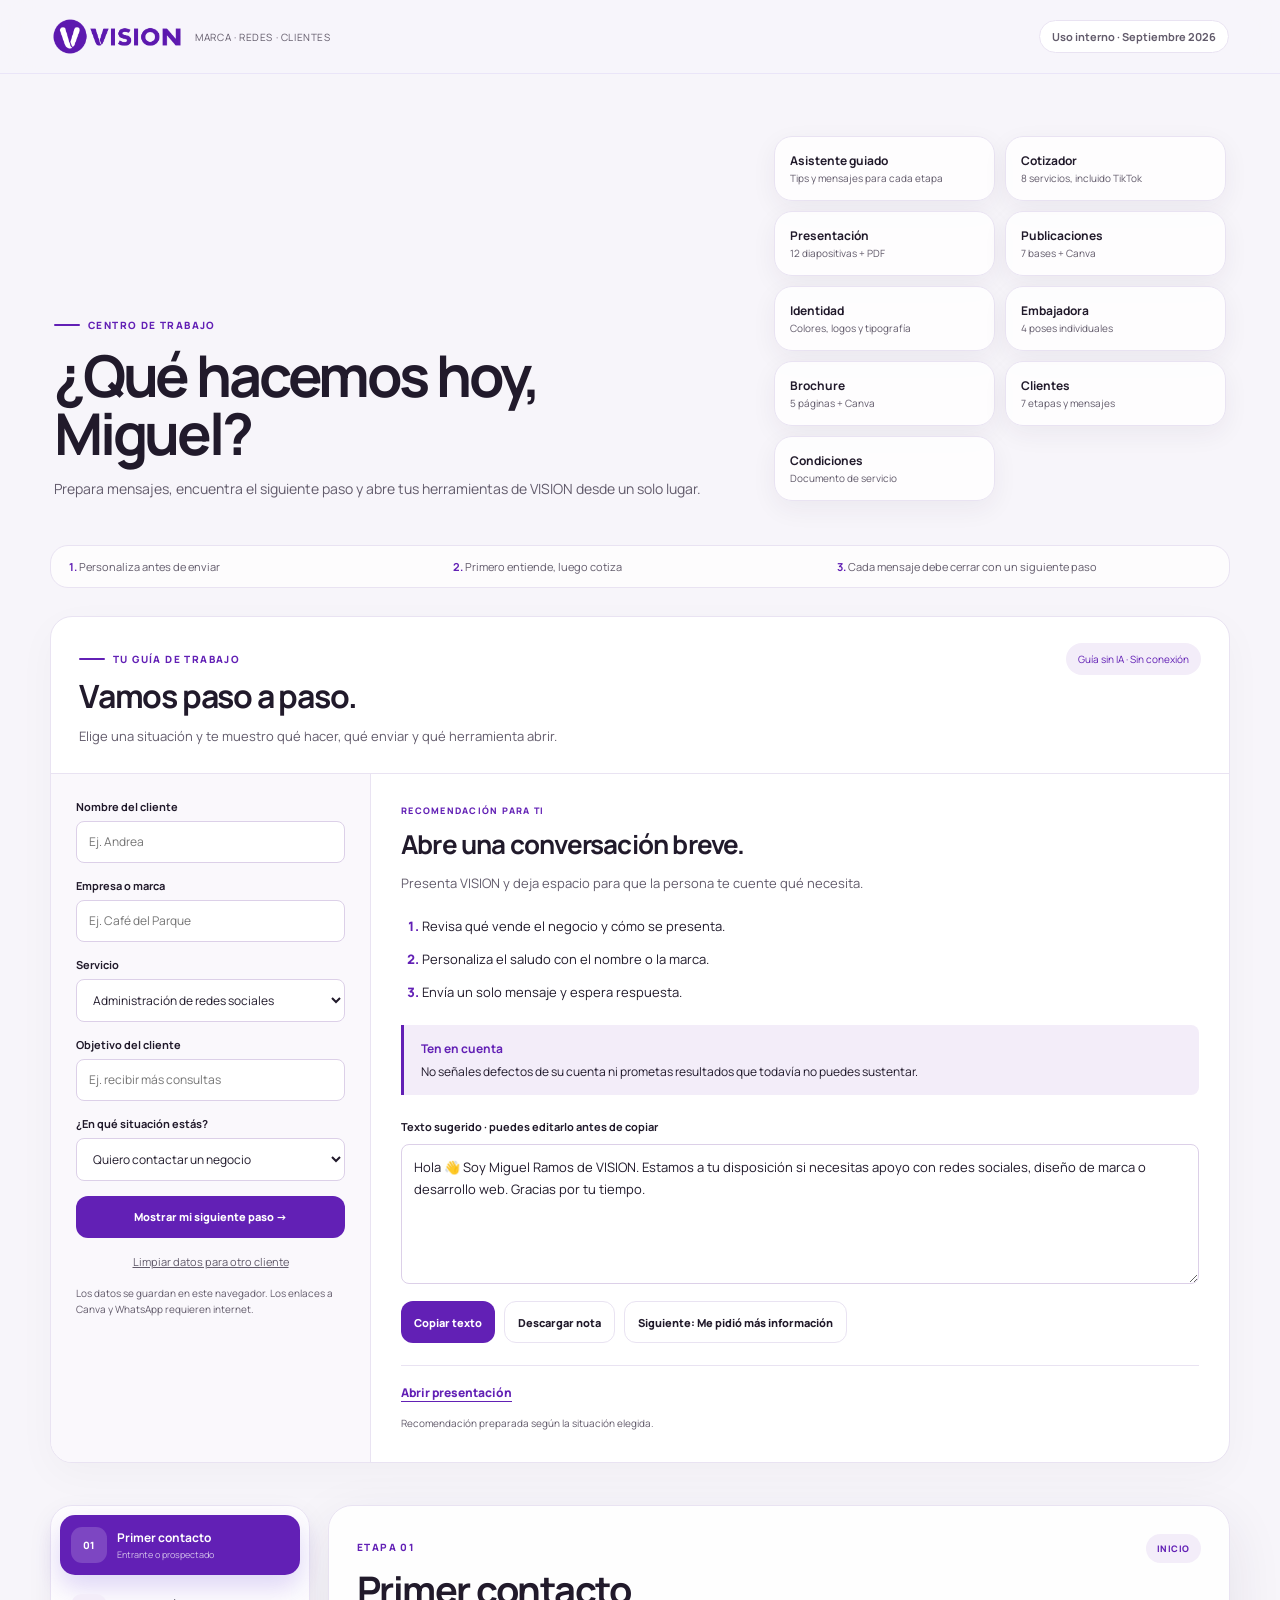
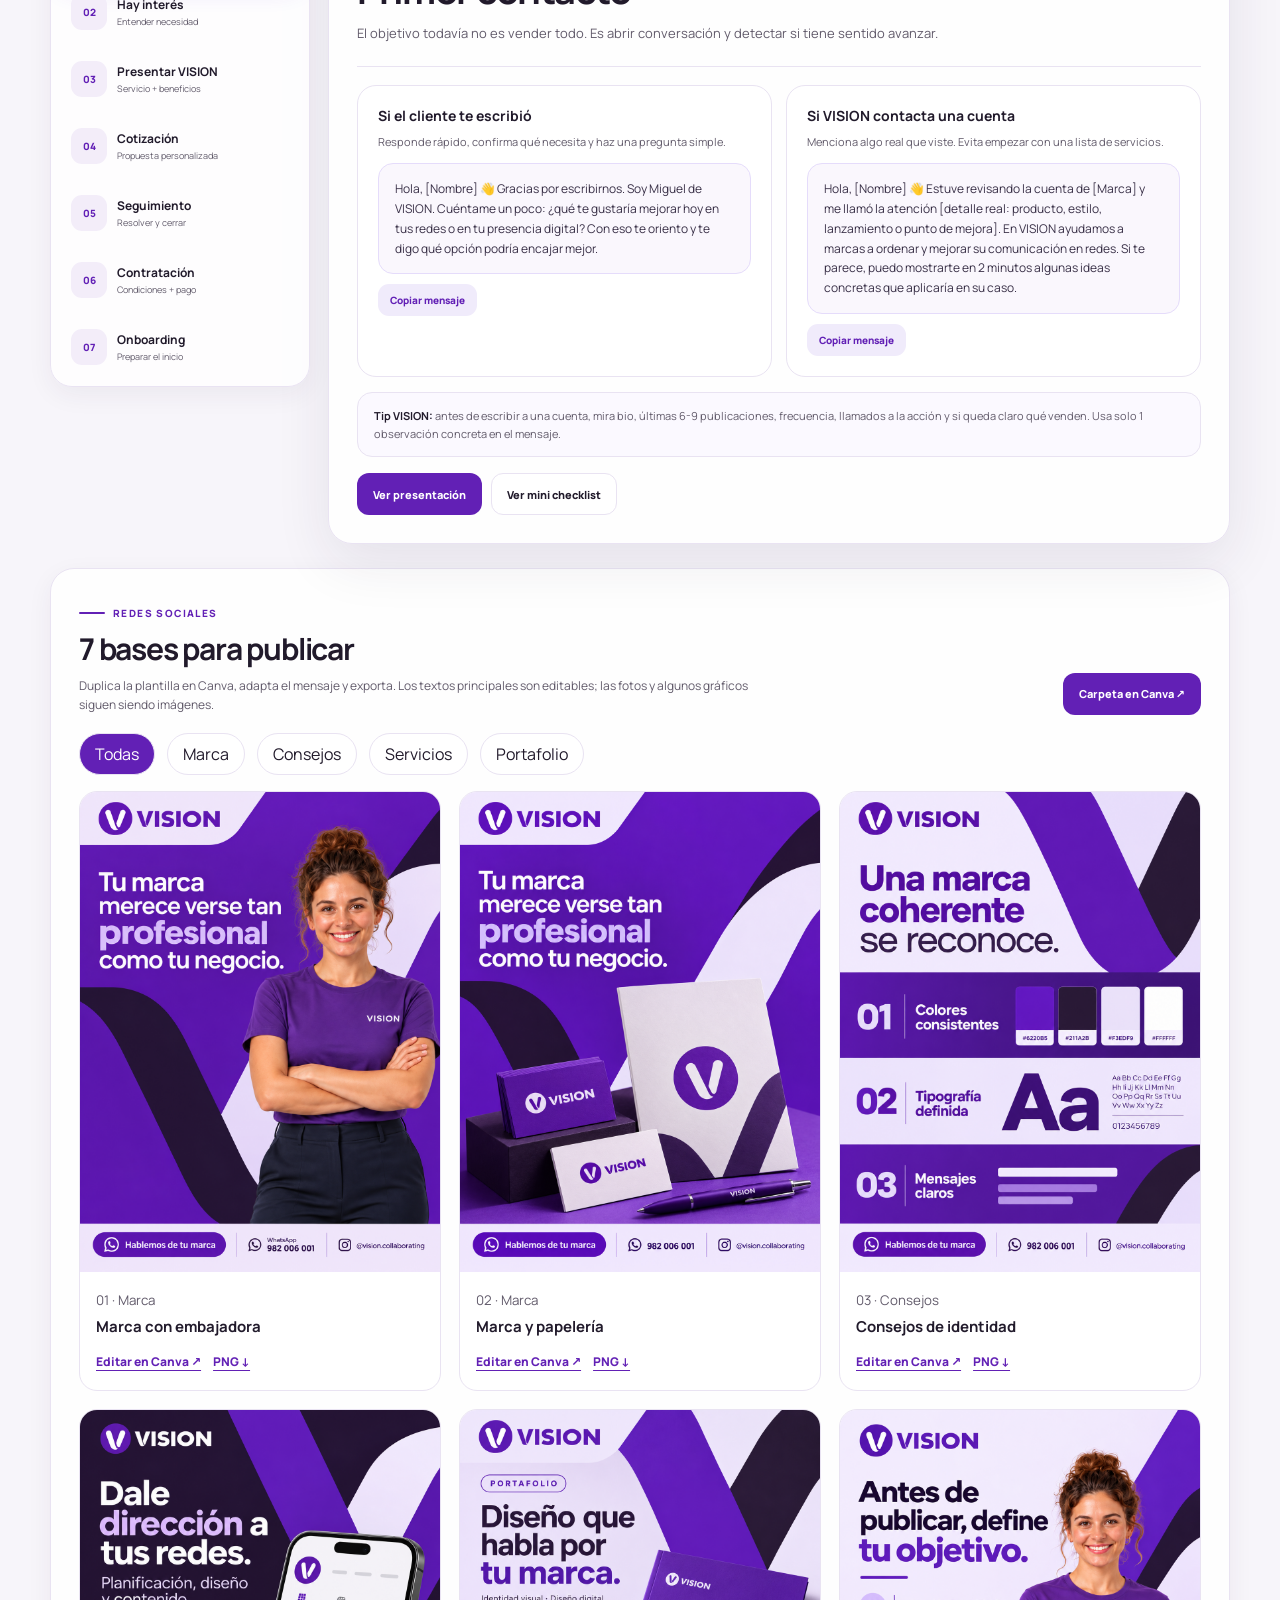
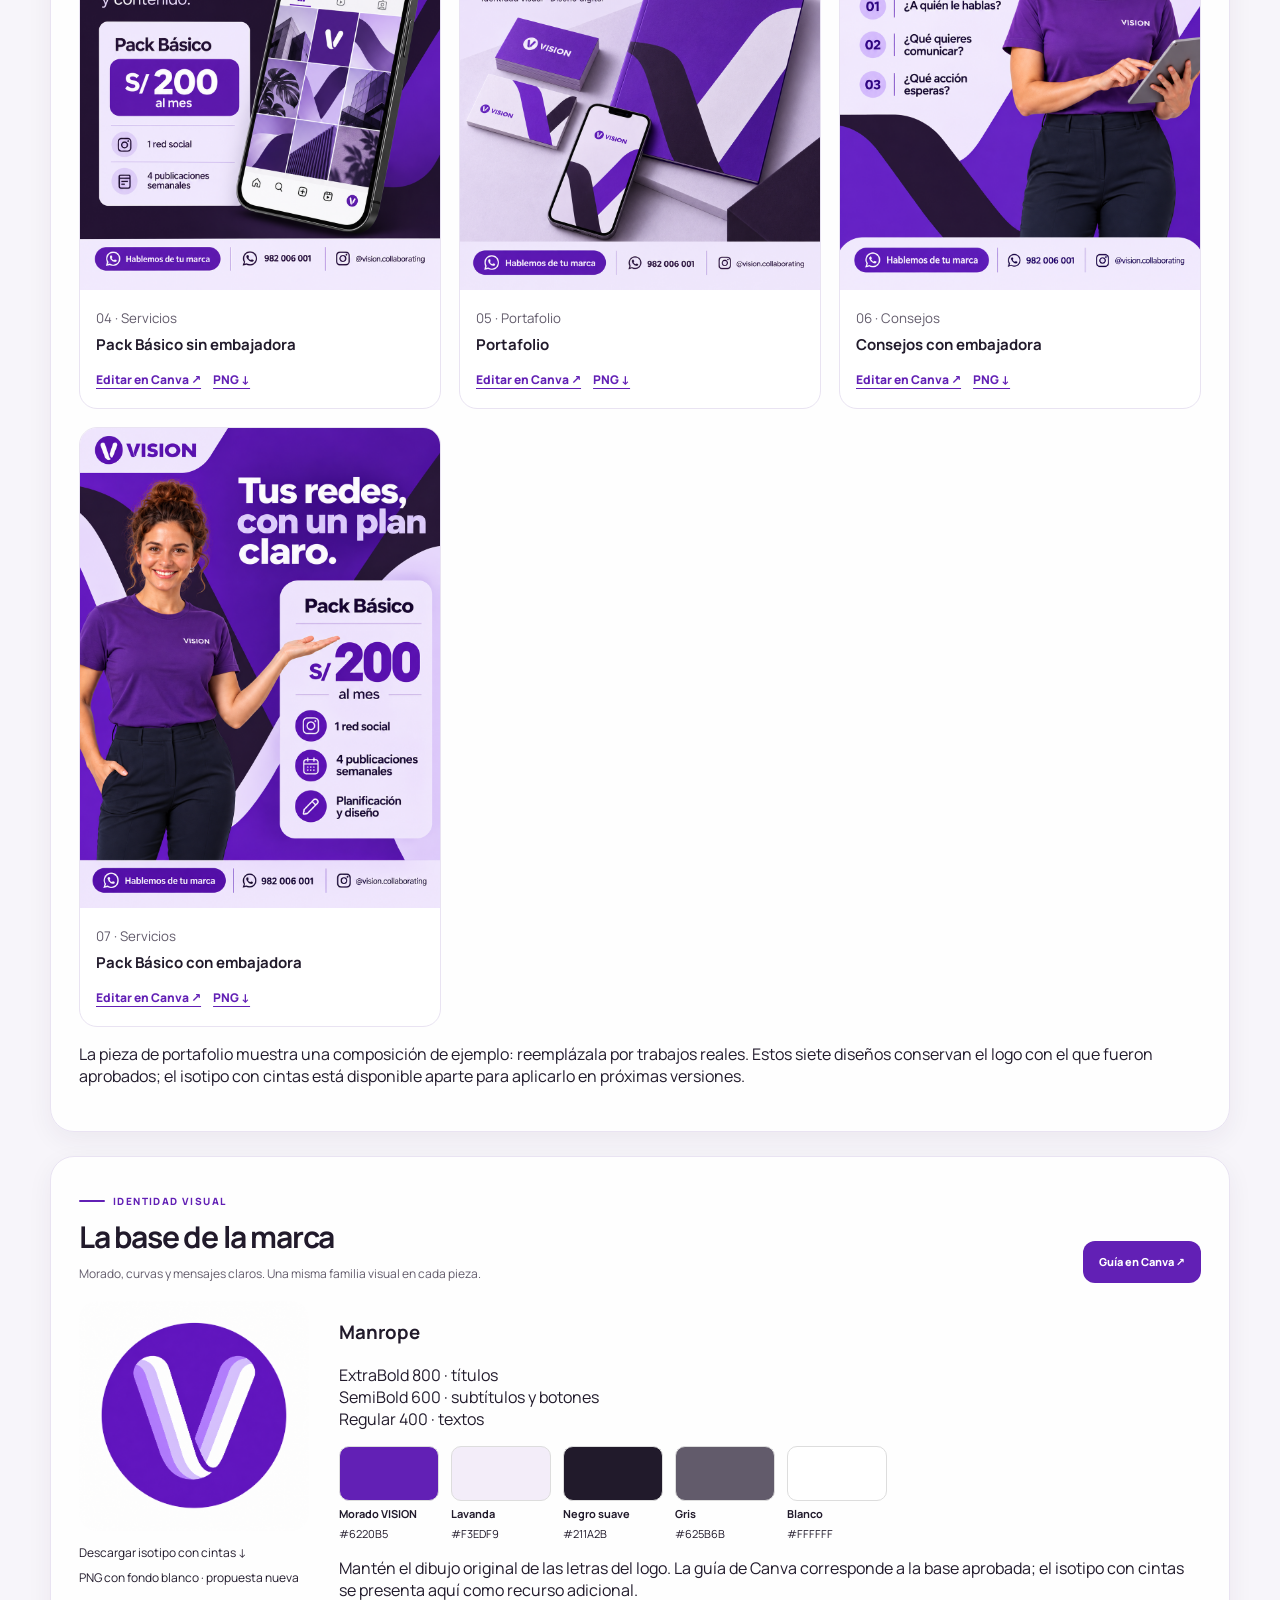
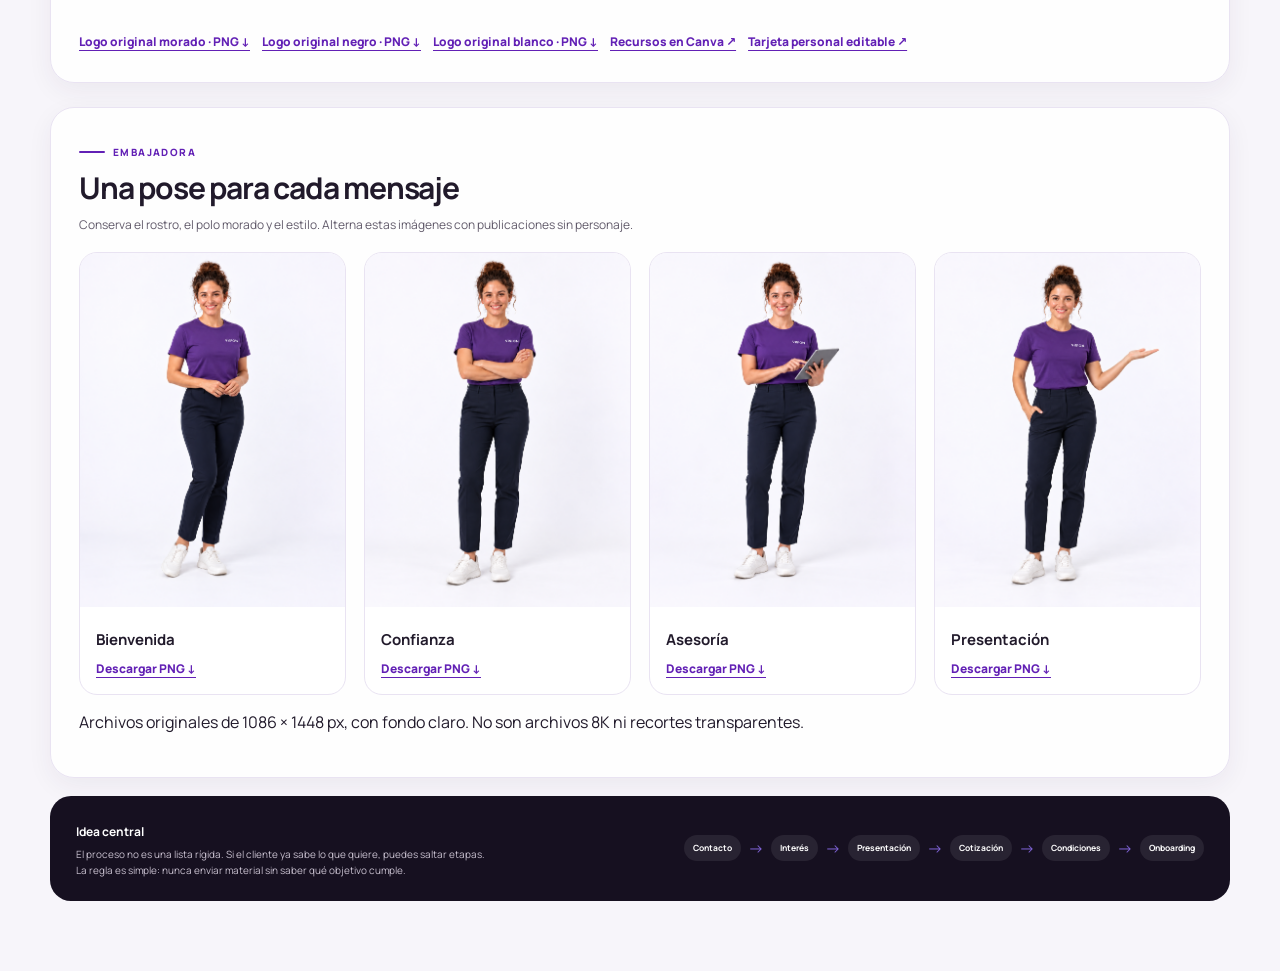
<file: index.html>
<!doctype html>
<html lang="es"><head>
<meta charset="utf-8">
<meta content="width=device-width,initial-scale=1" name="viewport">
<meta content="#6220B5" name="theme-color">
<title>VISION · Centro de marca y redes</title>



<link href="styles.css" rel="stylesheet">
<link href="assets/isotipo-cintas.png" rel="icon"><link rel="stylesheet" href="assets/fonts.css"><link rel="stylesheet" href="asistente.css"></head>
<body>
<header class="topbar">
<div class="brand">
<img alt="VISION" src="assets/VISION-morado-transparente.png">
<div><strong></strong><span>Marca · Redes · Clientes</span></div>
</div>
<div class="tag">Uso interno · Septiembre 2026</div>
</header>
<main class="shell">
<section class="hero">
<div>
<span class="eyebrow">Centro de trabajo</span>
<h1>¿Qué hacemos hoy, Miguel?</h1>
<p>Prepara mensajes, encuentra el siguiente paso y abre tus herramientas de VISION desde un solo lugar.</p>
</div>
<div class="quick-tools"><a class="quick-card" href="#asistente"><div><b>Asistente guiado</b><small>Tips y mensajes para cada etapa</small></div></a><a class="quick-card" href="herramientas/cotizador/index.html" target="_blank" rel="noopener"><div><b>Cotizador</b><small>8 servicios, incluido TikTok</small></div></a><a class="quick-card" href="herramientas/presentacion.html" target="_blank" rel="noopener"><div><b>Presentación</b><small>12 diapositivas + PDF</small></div></a><a class="quick-card" href="#material-grafico"><div><b>Publicaciones</b><small>7 bases + Canva</small></div></a><a class="quick-card" href="#identidad"><div><b>Identidad</b><small>Colores, logos y tipografía</small></div></a><a class="quick-card" href="#embajadora"><div><b>Embajadora</b><small>4 poses individuales</small></div></a><a class="quick-card" href="herramientas/brochure.html"><div><b>Brochure</b><small>5 páginas + Canva</small></div></a><a class="quick-card" href="#proceso"><div><b>Clientes</b><small>7 etapas y mensajes</small></div></a><a class="quick-card" href="herramientas/condiciones-servicio.html"><div><b>Condiciones</b><small>Documento de servicio</small></div></a></div>
</section>
<section class="rule-strip">
<div><b>1.</b> Personaliza antes de enviar</div>
<div><b>2.</b> Primero entiende, luego cotiza</div>
<div><b>3.</b> Cada mensaje debe cerrar con un siguiente paso</div>
</section><section id="asistente" class="assistant">
 <div class="assistant-head"><div><span class="eyebrow">TU GUÍA DE TRABAJO</span><h2>Vamos paso a paso.</h2><p>Elige una situación y te muestro qué hacer, qué enviar y qué herramienta abrir.</p></div><span class="assistant-badge">Guía sin IA · Sin conexión</span></div>
 <div class="assistant-layout">
  <form id="guide-form" class="assistant-form">
   <label for="guide-client">Nombre del cliente<input id="guide-client" placeholder="Ej. Andrea" maxlength="100" autocomplete="off"></label>
   <label for="guide-brand">Empresa o marca<input id="guide-brand" placeholder="Ej. Café del Parque" maxlength="140" autocomplete="off"></label>
   <label for="guide-service">Servicio<select id="guide-service"><option>Administración de redes sociales</option><option>TikTok</option><option>Publicidad digital</option><option>Branding</option><option>Página web</option><option>Marca personal</option><option>Diseño de contenido</option></select></label>
   <label for="guide-goal">Objetivo del cliente<input id="guide-goal" placeholder="Ej. recibir más consultas" maxlength="200"></label>
   <label for="guide-situation">¿En qué situación estás?<select id="guide-situation"><option value="contact">Quiero contactar un negocio</option><option value="interest">Me pidió más información</option><option value="present">Quiero presentar VISION</option><option value="quote">Necesito preparar una cotización</option><option value="follow">Vio mi mensaje y no respondió</option><option value="price">Le parece caro</option><option value="close">Ya quiere contratar</option><option value="start">Vamos a comenzar el trabajo</option><option value="content">Necesito una idea para publicar</option></select></label>
   <button class="btn" type="submit">Mostrar mi siguiente paso →</button>
   <button id="guide-new" class="guide-link" type="button">Limpiar datos para otro cliente</button>
   <p class="guide-small">Los datos se guardan en este navegador. Los enlaces a Canva y WhatsApp requieren internet.</p>
  </form>
  <div class="assistant-answer" id="guide-answer">
   <div class="answer-label">RECOMENDACIÓN PARA TI</div><h3 id="guide-title"></h3><p id="guide-advice"></p>
   <ol id="guide-steps"></ol>
   <div class="guide-tip"><b>Ten en cuenta</b><p id="guide-tip"></p></div>
   <label for="guide-message" class="message-label">Texto sugerido · puedes editarlo antes de copiar</label>
   <textarea id="guide-message" rows="5"></textarea>
   <div class="guide-actions"><button class="btn" id="guide-copy" type="button">Copiar texto</button><button class="btn ghost" id="guide-download" type="button">Descargar nota</button><button class="btn ghost" id="guide-next" type="button">Continuar →</button></div>
   <div id="guide-tools" class="guide-tools"></div><p id="guide-status" role="status" aria-live="polite"></p>
  </div>
 </div>
</section>

<div class="workspace" id="proceso">
<nav aria-label="Etapas del proceso" class="steps">
<button class="step active" data-step="1"><span>01</span><div><b>Primer contacto</b><small>Entrante o prospectado</small></div></button>
<button class="step" data-step="2"><span>02</span><div><b>Hay interés</b><small>Entender necesidad</small></div></button>
<button class="step" data-step="3"><span>03</span><div><b>Presentar VISION</b><small>Servicio + beneficios</small></div></button>
<button class="step" data-step="4"><span>04</span><div><b>Cotización</b><small>Propuesta personalizada</small></div></button>
<button class="step" data-step="5"><span>05</span><div><b>Seguimiento</b><small>Resolver y cerrar</small></div></button>
<button class="step" data-step="6"><span>06</span><div><b>Contratación</b><small>Condiciones + pago</small></div></button>
<button class="step" data-step="7"><span>07</span><div><b>Onboarding</b><small>Preparar el inicio</small></div></button>
</nav>
<section class="panel-wrap">
<article class="panel active" data-panel="1">
<div class="panel-head"><div><span class="stage">ETAPA 01</span><h2>Primer contacto</h2><p>El objetivo todavía no es vender todo. Es abrir conversación y detectar si tiene sentido avanzar.</p></div><span class="status">Inicio</span></div>
<div class="two-col">
<section class="box"><h3>Si el cliente te escribió</h3><p class="mini">Responde rápido, confirma qué necesita y haz una pregunta simple.</p>
<div class="message" id="msg-inbound">Hola, [Nombre] 👋 Gracias por escribirnos. Soy Miguel de VISION. Cuéntame un poco: ¿qué te gustaría mejorar hoy en tus redes o en tu presencia digital? Con eso te oriento y te digo qué opción podría encajar mejor.</div>
<button class="copy" data-copy="msg-inbound">Copiar mensaje</button>
</section>
<section class="box"><h3>Si VISION contacta una cuenta</h3><p class="mini">Menciona algo real que viste. Evita empezar con una lista de servicios.</p>
<div class="message" id="msg-outbound">Hola, [Nombre] 👋 Estuve revisando la cuenta de [Marca] y me llamó la atención [detalle real: producto, estilo, lanzamiento o punto de mejora]. En VISION ayudamos a marcas a ordenar y mejorar su comunicación en redes. Si te parece, puedo mostrarte en 2 minutos algunas ideas concretas que aplicaría en su caso.</div>
<button class="copy" data-copy="msg-outbound">Copiar mensaje</button>
</section>
</div>
<div class="tip"><b>Tip VISION:</b> antes de escribir a una cuenta, mira bio, últimas 6-9 publicaciones, frecuencia, llamados a la acción y si queda claro qué venden. Usa solo 1 observación concreta en el mensaje.</div>
<div class="actions"><a class="btn secondary" href="herramientas/presentacion.html" rel="noopener" target="_blank">Ver presentación</a><button class="btn ghost" data-open-note="contacto">Ver mini checklist</button></div>
</article>
<article class="panel" data-panel="2">
<div class="panel-head"><div><span class="stage">ETAPA 02</span><h2>Ya mostró interés</h2><p>Antes de mandar precios, consigue el contexto mínimo para no recomendar a ciegas.</p></div><span class="status">Calificar</span></div>
<section class="box full"><h3>4 preguntas rápidas</h3><div class="check-grid">
<label><input type="checkbox"> ¿Qué quiere lograr? <small>ventas, consultas, presencia, orden, lanzamiento</small></label>
<label><input type="checkbox"> ¿Qué redes usa hoy? <small>Instagram, Facebook, LinkedIn, TikTok</small></label>
<label><input type="checkbox"> ¿Ya tiene material? <small>fotos, videos, logo, identidad, promociones</small></label>
<label><input type="checkbox"> ¿Qué necesita de VISION? <small>gestión, diseño, ads, web, branding</small></label>
</div></section>
<section class="box full"><h3>Texto para avanzar</h3><div class="message" id="msg-interest">Perfecto. Para recomendarte algo que realmente te sirva, cuéntame estas 3 cosas: 1) qué objetivo quieres conseguir, 2) qué redes estás usando actualmente y 3) si ya cuentas con fotos/videos o necesitarías que trabajemos principalmente con material gráfico. Con eso te indico la opción más adecuada.</div><button class="copy" data-copy="msg-interest">Copiar mensaje</button></section>
<div class="tip"><b>No corras al precio:</b> una cotización funciona mejor cuando responde a una necesidad concreta. Si todavía no entiendes el objetivo, quédate en esta etapa.</div>
</article>
<article class="panel" data-panel="3">
<div class="panel-head"><div><span class="stage">ETAPA 03</span><h2>Presentar VISION</h2><p>Ahora sí: muéstrale qué hacen, cómo trabajan y por qué la propuesta tiene sentido para su caso.</p></div><span class="status">Presentación</span></div>
<div class="resource featured"><div class="icon">▶</div><div><b>Presentación de VISION</b><p>12 diapositivas con descarga directa en PDF.</p></div><a href="herramientas/presentacion.html" target="_blank" rel="noopener">Abrir presentación</a></div><div class="actions"><a class="btn secondary" href="herramientas/VISION-PRESENTACION-2026.pdf" download="">Descargar PDF</a><a class="btn ghost" href="herramientas/brochure.html" target="_blank" rel="noopener">Brochure y Canva</a></div>

<section class="box full"><h3>Mensaje para enviarla</h3><div class="message" id="msg-presentation">Te comparto la presentación de VISION para que conozcas nuestros servicios y cómo trabajamos. Por lo que me comentaste sobre [objetivo], revisaría especialmente [servicio]. ¿Quieres que te detalle cómo lo aplicaríamos a tu marca?</div><button class="copy" data-copy="msg-presentation">Copiar mensaje</button></section>
<div class="tip"><b>Recomendación:</b> no envíes la presentación “sola”. Acompáñala con una frase que conecte lo que el cliente dijo con 1 o 2 servicios concretos.</div>
</article>
<article class="panel" data-panel="4" id="cotizador">
<div class="panel-head"><div><span class="stage">ETAPA 04</span><h2>Preparar cotización</h2><p>Revisa el alcance, la inversión y las condiciones antes de enviar tu propuesta.</p></div><span class="status">Propuesta</span></div>
<div class="resource featured"><div class="icon">S/</div><div><b>Cotizador VISION</b><p>Propuestas editables para redes, TikTok, publicidad, branding, marca personal y web. Exportación PDF.</p></div><a href="herramientas/cotizador/index.html" target="_blank" rel="noopener">Abrir cotizador</a></div>
<section class="box full"><h3>Antes de enviarla</h3><div class="check-grid compact">
<label><input type="checkbox"> Nombre y servicio correctos</label><label><input type="checkbox"> Alcance específico</label><label><input type="checkbox"> Precio y moneda revisados</label><label><input type="checkbox"> Vigencia definida</label><label><input type="checkbox"> Qué NO está incluido</label><label><input type="checkbox"> Siguiente paso claro</label>
</div></section>
<section class="box full"><h3>Mensaje de envío</h3><div class="message" id="msg-quote">Hola, [Nombre]. Te envío la propuesta basada en lo que conversamos. Ahí encontrarás el alcance, lo que incluye el servicio, la inversión y las condiciones principales. Revísala y, si quieres ajustar algún punto del alcance, lo vemos antes de iniciar.</div><button class="copy" data-copy="msg-quote">Copiar mensaje</button></section>
</article>
<article class="panel" data-panel="5">
<div class="panel-head"><div><span class="stage">ETAPA 05</span><h2>Seguimiento sin perseguir</h2><p>Haz seguimiento con contexto. No envíes solo “¿viste la propuesta?”.</p></div><span class="status">Seguimiento</span></div>
<div class="two-col">
<section class="box"><h3>Seguimiento 1</h3><div class="message" id="msg-follow1">Hola, [Nombre] 👋 Quería saber si pudiste revisar la propuesta. Si hay algún punto que quieras ajustar —alcance, frecuencia o enfoque— dime y lo revisamos para que la propuesta quede alineada a lo que necesitan.</div><button class="copy" data-copy="msg-follow1">Copiar</button></section>
<section class="box"><h3>Seguimiento final</h3><div class="message" id="msg-follow2">Hola, [Nombre]. Cierro por aquí el seguimiento para no llenarte de mensajes. Si más adelante quieren retomar el tema de [servicio/objetivo], con gusto retomamos desde la propuesta que vimos. Quedo atento.</div><button class="copy" data-copy="msg-follow2">Copiar</button></section>
</div>
<div class="tip"><b>Cadencia sugerida:</b> si no acordaron una fecha, haz un primer seguimiento a los 2-3 días hábiles y uno final unos 5-7 días después. Si el cliente te dio una fecha, respétala.</div>
</article>
<article class="panel" data-panel="6">
<div class="panel-head"><div><span class="stage">ETAPA 06</span><h2>Cliente decidió contratar</h2><p>Aquí cambia el tono: ya no estás vendiendo. Toca dejar condiciones claras, confirmar pago y preparar el inicio.</p></div><span class="status success">Contratado</span></div>
<div class="resource featured"><div class="icon">✓</div><div><b>Condiciones del servicio 2026</b><p>Edita las condiciones y los datos del cliente. Guarda tu copia HTML o expórtala como PDF para enviar.</p></div><a href="herramientas/condiciones-servicio.html" rel="noopener" target="_blank">Abrir condiciones</a></div>
<section class="box full"><h3>Mensaje para el cliente</h3><div class="message" id="msg-conditions">¡Excelente, [Nombre]! 🙌 Antes de iniciar te comparto nuestras condiciones de servicio para que tengamos claros horarios, aprobaciones, pagos, accesos y forma de trabajo. Al final encontrarás el botón para confirmar la aceptación. Apenas tengamos la conformidad y el pago coordinado, pasamos al onboarding.</div><button class="copy" data-copy="msg-conditions">Copiar mensaje</button></section>
<div class="tip"><b>Importante:</b> tus condiciones indican pago mensual por adelantado y que el inicio/continuidad depende de la confirmación del pago. También contemplan plazos de aprobación, pausas y políticas de acceso; conviene enviarlas antes de pedir credenciales.</div>
</article>
<article class="panel" data-panel="7">
<div class="panel-head"><div><span class="stage">ETAPA 07</span><h2>Onboarding del cliente</h2><p>Recoge lo mínimo necesario para poder trabajar bien desde la primera semana.</p></div><span class="status success">Inicio</span></div>
<section class="box full"><h3>Checklist de inicio</h3><div class="check-grid onboarding">
<label><input type="checkbox"> Logo + manual de marca</label><label><input type="checkbox"> Fotos y videos disponibles</label><label><input type="checkbox"> Servicios / productos prioritarios</label><label><input type="checkbox"> Promociones y precios vigentes</label><label><input type="checkbox"> Público objetivo</label><label><input type="checkbox"> Competidores / referencias</label><label><input type="checkbox"> Tono de comunicación</label><label><input type="checkbox"> Objetivo principal del mes</label><label><input type="checkbox"> Responsable de aprobar contenido</label><label><input type="checkbox"> Fechas comerciales importantes</label><label><input type="checkbox"> Acceso a Meta / Instagram</label><label><input type="checkbox"> Datos para facturación o recibo</label>
</div></section>
<section class="box full"><h3>Mensaje para pedir material</h3><div class="message" id="msg-onboarding">Para comenzar bien, necesito reunir la información base de la marca. Por favor envíame: logo/identidad, servicios o productos prioritarios, promociones vigentes, fotos/videos disponibles, referencias de estilo, público objetivo y fechas importantes del mes. También coordinamos el acceso a las redes y quién será la persona encargada de aprobar el contenido.</div><button class="copy" data-copy="msg-onboarding">Copiar mensaje</button></section>
<div class="security"><b>Accesos a redes:</b> siempre que sea posible, usa permisos de Página / Meta Business Suite en lugar de pedir la contraseña personal del cliente. Da solo el nivel de acceso necesario y deja definido quién puede publicar, aprobar o administrar.</div>
</article>
</section>
</div>
<section class="graphic-library" id="material-grafico"><div class="library-head"><div><span class="eyebrow">Redes sociales</span><h2>7 bases para publicar</h2><p>Duplica la plantilla en Canva, adapta el mensaje y exporta. Los textos principales son editables; las fotos y algunos gráficos siguen siendo imágenes.</p></div><a class="btn secondary" href="https://www.canva.com/folder/FAHV8SAfoy4" rel="noopener" target="_blank">Carpeta en Canva ↗</a></div><div aria-label="Filtrar publicaciones" class="filters" role="group"><button aria-pressed="true" class="filter active" data-filter="Todas">Todas</button><button aria-pressed="false" class="filter" data-filter="Marca">Marca</button><button aria-pressed="false" class="filter" data-filter="Consejos">Consejos</button><button aria-pressed="false" class="filter" data-filter="Servicios">Servicios</button><button aria-pressed="false" class="filter" data-filter="Portafolio">Portafolio</button></div><div class="resource-grid" id="posts-grid"><article class="asset-card" data-category="Marca"><a href="recursos/posts/01.png" rel="noopener" target="_blank"><img alt="Marca con embajadora" loading="lazy" src="recursos/posts/01.png"></a><div class="asset-body"><small>01 · Marca</small><h3>Marca con embajadora</h3><div class="asset-actions"><a href="https://www.canva.com/d/TrWEeZ2BqzyexvQ" rel="noopener" target="_blank">Editar en Canva ↗</a><a download="" href="recursos/posts/01.png">PNG ↓</a></div></div></article><article class="asset-card" data-category="Marca"><a href="recursos/posts/02.png" rel="noopener" target="_blank"><img alt="Marca y papelería" loading="lazy" src="recursos/posts/02.png"></a><div class="asset-body"><small>02 · Marca</small><h3>Marca y papelería</h3><div class="asset-actions"><a href="https://www.canva.com/d/snpu4NnTbiX8-iU" rel="noopener" target="_blank">Editar en Canva ↗</a><a download="" href="recursos/posts/02.png">PNG ↓</a></div></div></article><article class="asset-card" data-category="Consejos"><a href="recursos/posts/03.png" rel="noopener" target="_blank"><img alt="Consejos de identidad" loading="lazy" src="recursos/posts/03.png"></a><div class="asset-body"><small>03 · Consejos</small><h3>Consejos de identidad</h3><div class="asset-actions"><a href="https://www.canva.com/d/UW80l8-jxjgVL9C" rel="noopener" target="_blank">Editar en Canva ↗</a><a download="" href="recursos/posts/03.png">PNG ↓</a></div></div></article><article class="asset-card" data-category="Servicios"><a href="recursos/posts/04.png" rel="noopener" target="_blank"><img alt="Pack Básico sin embajadora" loading="lazy" src="recursos/posts/04.png"></a><div class="asset-body"><small>04 · Servicios</small><h3>Pack Básico sin embajadora</h3><div class="asset-actions"><a href="https://www.canva.com/d/LjvdmD1p0qznKA0" rel="noopener" target="_blank">Editar en Canva ↗</a><a download="" href="recursos/posts/04.png">PNG ↓</a></div></div></article><article class="asset-card" data-category="Portafolio"><a href="recursos/posts/05.png" rel="noopener" target="_blank"><img alt="Portafolio" loading="lazy" src="recursos/posts/05.png"></a><div class="asset-body"><small>05 · Portafolio</small><h3>Portafolio</h3><div class="asset-actions"><a href="https://www.canva.com/d/ERWFW_-z6-DdEdM" rel="noopener" target="_blank">Editar en Canva ↗</a><a download="" href="recursos/posts/05.png">PNG ↓</a></div></div></article><article class="asset-card" data-category="Consejos"><a href="recursos/posts/06.png" rel="noopener" target="_blank"><img alt="Consejos con embajadora" loading="lazy" src="recursos/posts/06.png"></a><div class="asset-body"><small>06 · Consejos</small><h3>Consejos con embajadora</h3><div class="asset-actions"><a href="https://www.canva.com/d/Bt3GVhADwWu6pIG" rel="noopener" target="_blank">Editar en Canva ↗</a><a download="" href="recursos/posts/06.png">PNG ↓</a></div></div></article><article class="asset-card" data-category="Servicios"><a href="recursos/posts/07.png" rel="noopener" target="_blank"><img alt="Pack Básico con embajadora" loading="lazy" src="recursos/posts/07.png"></a><div class="asset-body"><small>07 · Servicios</small><h3>Pack Básico con embajadora</h3><div class="asset-actions"><a href="https://www.canva.com/d/0KFJUjkP5ud-h6x" rel="noopener" target="_blank">Editar en Canva ↗</a><a download="" href="recursos/posts/07.png">PNG ↓</a></div></div></article></div><p class="mini">La pieza de portafolio muestra una composición de ejemplo: reemplázala por trabajos reales. Estos siete diseños conservan el logo con el que fueron aprobados; el isotipo con cintas está disponible aparte para aplicarlo en próximas versiones.</p></section><section class="graphic-library" id="identidad"><div class="library-head"><div><span class="eyebrow">Identidad visual</span><h2>La base de la marca</h2><p>Morado, curvas y mensajes claros. Una misma familia visual en cada pieza.</p></div><a class="btn secondary" href="https://www.canva.com/d/tPDxTZQPBy-CaVx" rel="noopener" target="_blank">Guía en Canva ↗</a></div><div class="identity-layout"><div class="isotipo"><img alt="Isotipo VISION con cintas" src="assets/isotipo-cintas.png"><a download="" href="assets/isotipo-cintas.png">Descargar isotipo con cintas ↓</a><small>PNG con fondo blanco · propuesta nueva</small></div><div><h3>Manrope</h3><p>ExtraBold 800 · títulos<br>SemiBold 600 · subtítulos y botones<br>Regular 400 · textos</p><div class="swatches"><div><span style="background:#6220B5"></span><b>Morado VISION</b><small>#6220B5</small></div><div><span style="background:#F3EDF9"></span><b>Lavanda</b><small>#F3EDF9</small></div><div><span style="background:#211A2B"></span><b>Negro suave</b><small>#211A2B</small></div><div><span style="background:#625B6B"></span><b>Gris</b><small>#625B6B</small></div><div><span style="background:#FFFFFF"></span><b>Blanco</b><small>#FFFFFF</small></div></div><p class="mini">Mantén el dibujo original de las letras del logo. La guía de Canva corresponde a la base aprobada; el isotipo con cintas se presenta aquí como recurso adicional.</p></div></div><div class="asset-actions"><a download="" href="assets/VISION-morado-transparente.png">Logo original morado · PNG ↓</a><a download="" href="assets/VISION-negro-transparente.png">Logo original negro · PNG ↓</a><a download="" href="assets/VISION-blanco-transparente.png">Logo original blanco · PNG ↓</a><a href="https://www.canva.com/folder/FAHV8WRp9B8" rel="noopener" target="_blank">Recursos en Canva ↗</a><a href="https://www.canva.com/d/PTE7fiO_sUN9CqL" rel="noopener" target="_blank">Tarjeta personal editable ↗</a></div></section><section class="graphic-library" id="embajadora"><div class="library-head"><div><span class="eyebrow">Embajadora</span><h2>Una pose para cada mensaje</h2><p>Conserva el rostro, el polo morado y el estilo. Alterna estas imágenes con publicaciones sin personaje.</p></div></div><div class="resource-grid poses"><article class="asset-card"><img alt="Pose Bienvenida" loading="lazy" src="recursos/embajadora/01.png"><div class="asset-body"><h3>Bienvenida</h3><a download="" href="recursos/embajadora/01.png">Descargar PNG ↓</a></div></article><article class="asset-card"><img alt="Pose Confianza" loading="lazy" src="recursos/embajadora/02.png"><div class="asset-body"><h3>Confianza</h3><a download="" href="recursos/embajadora/02.png">Descargar PNG ↓</a></div></article><article class="asset-card"><img alt="Pose Asesoría" loading="lazy" src="recursos/embajadora/03.png"><div class="asset-body"><h3>Asesoría</h3><a download="" href="recursos/embajadora/03.png">Descargar PNG ↓</a></div></article><article class="asset-card"><img alt="Pose Presentación" loading="lazy" src="recursos/embajadora/04.png"><div class="asset-body"><h3>Presentación</h3><a download="" href="recursos/embajadora/04.png">Descargar PNG ↓</a></div></article></div><p class="mini">Archivos originales de 1086 × 1448 px, con fondo claro. No son archivos 8K ni recortes transparentes.</p></section>
<section class="bottom-note">
<div><b>Idea central</b><p>El proceso no es una lista rígida. Si el cliente ya sabe lo que quiere, puedes saltar etapas. La regla es simple: nunca enviar material sin saber qué objetivo cumple.</p></div>
<div class="mini-flow"><span>Contacto</span><i>→</i><span>Interés</span><i>→</i><span>Presentación</span><i>→</i><span>Cotización</span><i>→</i><span>Condiciones</span><i>→</i><span>Onboarding</span></div>
</section>
</main>
<div class="toast" id="toast">Copiado ✓</div>
<div aria-hidden="true" class="modal" id="modal"><div class="modal-card"><button class="modal-close" id="modalClose">×</button><span class="stage">MINI CHECKLIST</span><h3>Antes de contactar una cuenta</h3><ul><li>¿Se entiende en 5 segundos qué vende?</li><li>¿Publica con frecuencia o está abandonada?</li><li>¿La imagen se ve consistente?</li><li>¿Tiene llamadas a la acción claras?</li><li>¿Hay una oportunidad concreta que puedas mencionar?</li></ul><p>Usa una sola observación en tu mensaje. El objetivo es iniciar conversación, no hacer una auditoría gratis.</p></div></div>
<script src="app.js"></script>


<script src="asistente.js"></script></body></html>
</file>
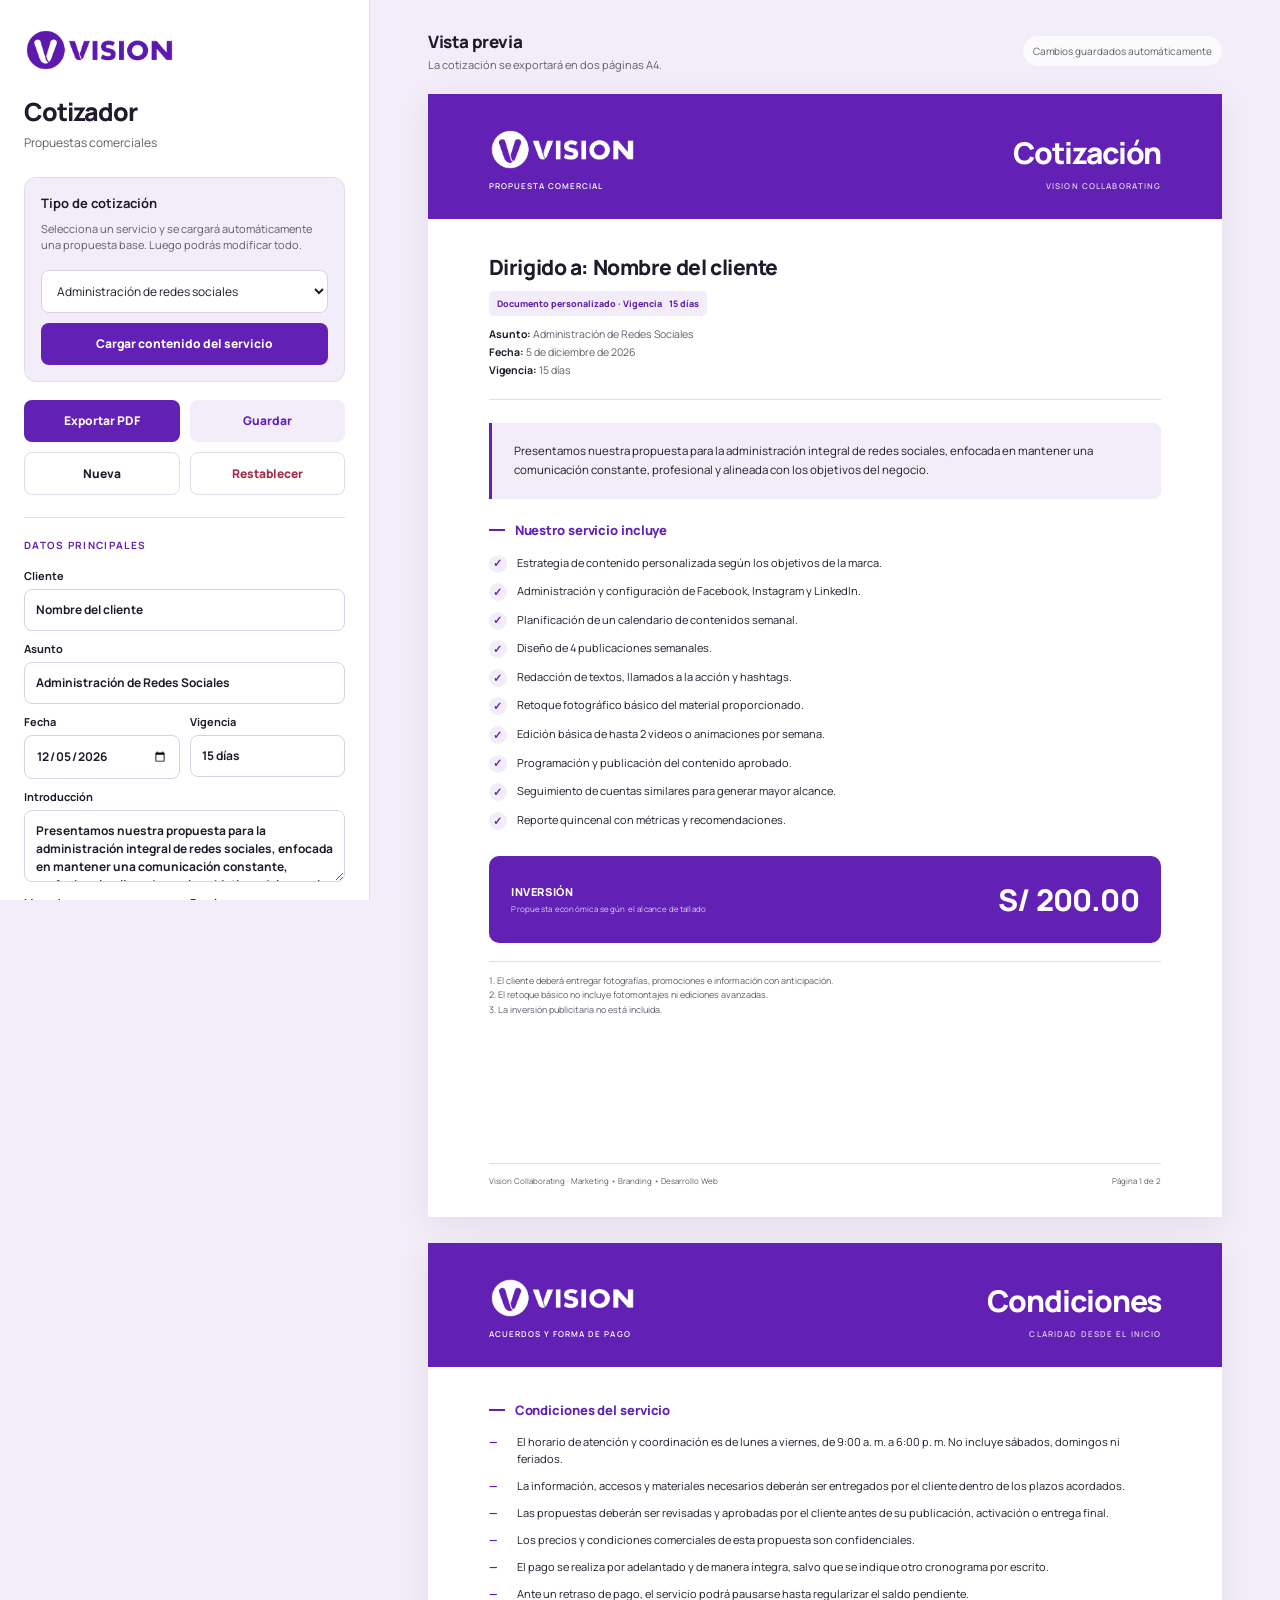
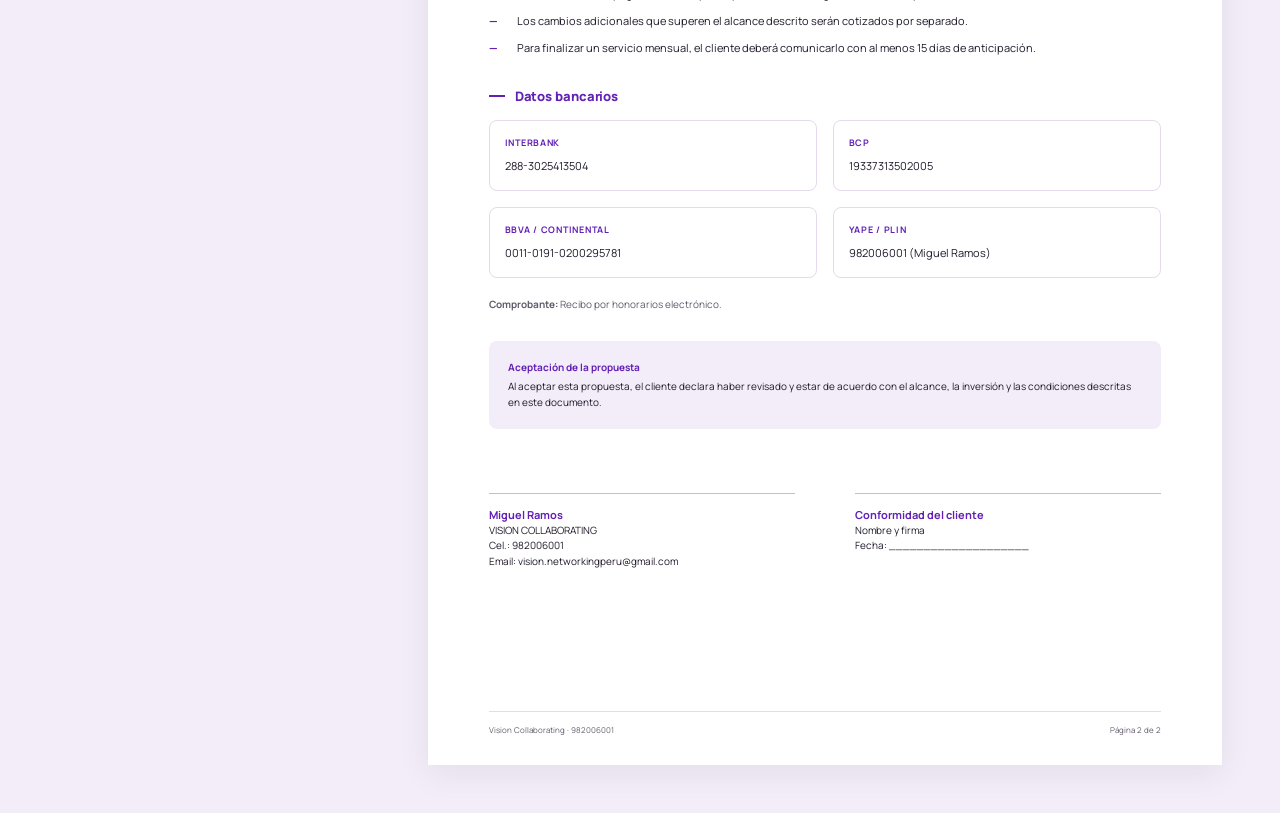
<file: herramientas/cotizador/index.html>
<!doctype html>
<html lang="es">
<head>
  <meta charset="utf-8">
  <meta name="viewport" content="width=device-width,initial-scale=1">
  <meta name="description" content="Generador de cotizaciones de Vision Collaborating">
  <title>Generador de cotizaciones | Vision Collaborating</title>
  <meta name="theme-color" content="#6220B5">
  <link rel="icon" href="assets/vision-morado.png">
  <link rel="stylesheet" href="assets/fonts.css">
  <style>
    :root{
      --bg:#eeeaf3;
      --panel:#17131f;
      --paper:#fff;
      --ink:#201c25;
      --muted:#716a78;
      --purple:#7c3aed;
      --purple-2:#a855f7;
      --mint:#25c98b;
      --line:#ddd6e3;
      --soft:#f6f2fa;
      --danger:#d9485f;
      --shadow:0 24px 70px rgba(49,35,66,.18);
    }
    *{box-sizing:border-box}
    html,body{margin:0;min-height:100%;font-family:Inter,Arial,sans-serif;background:var(--bg);color:var(--ink)}
    button,input,textarea,select{font:inherit}
    button{cursor:pointer}
    .app{display:grid;grid-template-columns:410px minmax(0,1fr);min-height:100vh}
    .editor{
      background:var(--panel);color:#fff;padding:24px;overflow:auto;height:100vh;position:sticky;top:0
    }
    .brand{display:flex;align-items:center;gap:12px;margin-bottom:22px}
    .brand-mark{
      width:46px;height:46px;border-radius:15px;display:grid;place-items:center;
      background:#fff;overflow:hidden;box-shadow:0 10px 30px rgba(124,58,237,.28)
    }
    .brand-mark img{width:88%;height:88%;object-fit:contain;display:block}
    .brand h1{font-size:18px;margin:0}
    .brand p{margin:3px 0 0;color:#bdb4c8;font-size:12px}
    .toolbar{display:grid;grid-template-columns:1fr 1fr;gap:10px;margin-bottom:18px}
    .btn{
      border:0;border-radius:13px;padding:12px 14px;font-weight:800;
      display:inline-flex;align-items:center;justify-content:center;gap:8px
    }
    .btn-primary{background:var(--purple);color:#fff}
    .btn-light{background:#fff;color:var(--panel)}
    .btn-ghost{background:rgba(255,255,255,.08);color:#fff;border:1px solid rgba(255,255,255,.12)}
    .btn-danger{background:rgba(217,72,95,.14);color:#ff95a6;border:1px solid rgba(217,72,95,.25)}
    .section-editor{border-top:1px solid rgba(255,255,255,.1);padding-top:18px;margin-top:18px}
    .section-editor h2{font-size:13px;text-transform:uppercase;letter-spacing:.12em;color:#cfc5da;margin:0 0 12px}
    .template-box{
      background:linear-gradient(145deg,rgba(124,58,237,.18),rgba(168,85,247,.08));
      border:1px solid rgba(184,147,255,.25);
      border-radius:16px;padding:14px;margin-bottom:18px
    }
    .template-box h2{margin:0 0 9px;font-size:14px}
    .template-box p{margin:0 0 10px;color:#cfc5da;font-size:12px;line-height:1.5}
    label{display:block;font-size:12px;font-weight:700;color:#dcd4e5;margin-bottom:10px}
    input,textarea,select{
      width:100%;border:1px solid rgba(255,255,255,.12);background:rgba(255,255,255,.07);
      color:#fff;border-radius:11px;padding:10px 11px;outline:none;margin-top:6px
    }
    select option{color:#111}
    input:focus,textarea:focus,select:focus{border-color:#b893ff;box-shadow:0 0 0 3px rgba(124,58,237,.18)}
    textarea{resize:vertical;min-height:72px;line-height:1.45}
    .row{display:grid;grid-template-columns:1fr 1fr;gap:10px}
    .repeat-list{display:grid;gap:8px}
    .repeat-item{display:grid;grid-template-columns:1fr 36px;gap:7px}
    .remove{
      border:0;border-radius:10px;background:rgba(217,72,95,.16);color:#ff91a4;font-weight:900
    }
    .add{
      margin-top:8px;width:100%;border:1px dashed rgba(255,255,255,.24);background:transparent;color:#cabed8;
      padding:10px;border-radius:11px;font-weight:700
    }
    .workspace{padding:28px;overflow:auto}
    .workspace-head{
      max-width:900px;margin:0 auto 16px;display:flex;justify-content:space-between;align-items:center;gap:16px
    }
    .workspace-head h2{margin:0;font-size:18px}
    .workspace-head p{margin:4px 0 0;color:var(--muted);font-size:13px}
    .status{font-size:12px;color:var(--muted);background:#fff;border:1px solid var(--line);padding:9px 12px;border-radius:999px}
    .pages{display:grid;gap:24px;justify-content:center}
    .page{
      width:210mm;min-height:297mm;background:var(--paper);box-shadow:var(--shadow);
      padding:17mm 16mm 16mm;position:relative;overflow:hidden
    }
    .page::before{
      content:"";position:absolute;top:0;left:0;right:0;height:27mm;
      background:linear-gradient(105deg,#3f24b4 0%,var(--purple) 45%,var(--purple-2) 100%)
    }
    .page .top-label{position:absolute;left:16mm;top:7mm;z-index:2;color:#fff;font-size:9px;font-weight:800;letter-spacing:.16em;text-transform:uppercase;opacity:.9}
    .proposal-code{display:inline-flex;align-items:center;gap:7px;margin-top:5px;padding:5px 9px;border-radius:999px;background:#f2ecff;color:#6d3bd1;font-size:9.5px;font-weight:800}
    .proposal-code::before{content:"";width:6px;height:6px;border-radius:50%;background:var(--mint)}
    .page::after{
      content:"";position:absolute;width:70mm;height:70mm;border-radius:50%;
      background:rgba(255,255,255,.09);right:-20mm;top:-28mm
    }
    .quote-title{
      position:absolute;top:6mm;right:16mm;color:#fff;font-size:30px;font-weight:900;letter-spacing:-.04em;z-index:2
    }
    .quote-title small{font-size:12px;display:block;text-align:right;font-weight:600;opacity:.78;letter-spacing:.05em}
    .header-card{
      margin-top:14mm;display:grid;grid-template-columns:28mm 1fr;gap:6mm;align-items:center;
      border-bottom:2px solid #eee7f4;padding-bottom:7mm
    }
    .logo{
      width:26mm;height:26mm;border-radius:50%;
      overflow:hidden;background:#fff;
      box-shadow:0 10px 24px rgba(124,58,237,.18);
      border:2px solid rgba(124,58,237,.15)
    }
    .logo img{width:88%;height:88%;margin:6%;object-fit:contain;display:block}
    .client-line{letter-spacing:-.02em}
    .price-card{background:linear-gradient(135deg,#17131f,#44216f)}
    .intro{border-left:5px solid var(--purple)}
    .bank{transition:.2s}
    .bank:hover{transform:translateY(-2px)}

    .client-line{font-size:20px;font-weight:900;color:var(--purple);margin-bottom:3px}
    .meta{display:grid;gap:3px;font-size:12px;color:var(--muted)}
    .intro{
      margin:8mm 0 7mm;padding:6mm;border-radius:14px;background:var(--soft);
      color:#443b4b;text-align:center;line-height:1.65;font-size:13px
    }
    .section-title{
      display:flex;align-items:center;gap:10px;font-weight:900;color:var(--purple);font-size:15px;margin:0 0 4mm
    }
    .section-title::before{content:"";width:9px;height:9px;border-radius:50%;background:var(--mint)}
    .service-list,.conditions-list{margin:0;padding:0;list-style:none;display:grid;gap:3.2mm}
    .service-list li,.conditions-list li{display:grid;grid-template-columns:20px 1fr;gap:8px;line-height:1.45;font-size:12.4px}
    .service-list li::before{
      content:"✓";width:18px;height:18px;border-radius:6px;display:grid;place-items:center;
      background:#e9f9f2;color:var(--mint);font-weight:900;font-size:11px
    }
    .conditions-list li::before{content:"—";font-weight:900;color:var(--purple)}
    .price-card{
      margin-top:8mm;padding:6mm;border-radius:18px;background:linear-gradient(135deg,#17131f,#44216f);color:#fff;
      display:flex;align-items:center;justify-content:space-between;gap:20px;position:relative;overflow:hidden
    }
    .price-card::after{content:"";position:absolute;width:34mm;height:34mm;border-radius:50%;right:-12mm;top:-16mm;background:rgba(255,255,255,.08)}
    .price-copy{display:grid;gap:4px;position:relative;z-index:1}.price-copy small{font-size:9px;color:#bfb3cb;letter-spacing:.03em;text-transform:none}
    .price-card strong{position:relative;z-index:1}
    .price-card span{font-size:12px;color:#d6cedd;text-transform:uppercase;letter-spacing:.1em;font-weight:800}
    .price-card strong{font-size:27px;color:#fff;white-space:nowrap}
    .notes{margin-top:5mm;font-size:9.5px;line-height:1.5;color:#726a79;border-top:1px solid var(--line);padding-top:3mm}
    .page-two{padding-top:34mm}
    .bank-grid{display:grid;grid-template-columns:1fr 1fr;gap:4mm;margin-top:4mm}
    .bank{padding:4mm;border:1px solid var(--line);border-radius:12px;background:#fff}
    .bank b{display:block;font-size:11px;color:var(--purple);text-transform:uppercase;letter-spacing:.08em;margin-bottom:4px}
    .bank span{font-size:12px}
    .signature-grid{display:grid;grid-template-columns:1fr 1fr;gap:16mm;margin-top:17mm}
    .signature{border-top:1px solid #777;padding-top:3mm;font-size:11px;line-height:1.55}
    .signature strong{display:block;color:var(--purple);font-size:12px}
    .accept-box{
      margin-top:8mm;border:1px solid var(--line);background:var(--soft);border-radius:13px;padding:5mm;
      font-size:11px;line-height:1.55
    }
    .footer{
      position:absolute;left:16mm;right:16mm;bottom:8mm;display:flex;justify-content:space-between;
      font-size:9px;color:#8d8592;border-top:1px solid #eee7f4;padding-top:3mm
    }
    [data-preview]{white-space:pre-wrap}
    @media(max-width:1100px){
      .app{grid-template-columns:1fr}
      .editor{position:relative;height:auto}
      .workspace{padding:18px}
    }
    @media(max-width:800px){
      .page{width:210mm;transform:scale(.62);transform-origin:top center;margin-bottom:-112mm}
      .workspace{overflow:hidden}
      .workspace-head{align-items:flex-start;flex-direction:column}
    }
    @media print{
      @page{
        size:A4;
        margin:0;
      }

      html,body{
        margin:0!important;
        padding:0!important;
        background:#fff!important;
        -webkit-print-color-adjust:exact!important;
        print-color-adjust:exact!important;
        color-adjust:exact!important;
      }

      *{
        -webkit-print-color-adjust:exact!important;
        print-color-adjust:exact!important;
        color-adjust:exact!important;
      }

      .editor,.workspace-head{
        display:none!important;
      }

      .app,.workspace,.pages{
        display:block!important;
        margin:0!important;
        padding:0!important;
        width:100%!important;
        background:#fff!important;
      }

      .page{
        width:210mm!important;
        height:297mm!important;
        min-height:297mm!important;
        margin:0!important;
        padding:15mm 14mm 13mm!important;
        box-shadow:none!important;
        page-break-after:always!important;
        break-after:page!important;
        overflow:hidden!important;
        background:#fff!important;
      }

      .page-two{
        padding-top:31mm!important;
      }

      .page::before{
        height:26mm!important;
        background:linear-gradient(100deg,#7c3aed,#a855f7 58%,#c27aff)!important;
      }

      .page::after{
        display:block!important;
      }

      .quote-title{
        top:6mm!important;
        right:14mm!important;
        font-size:27px!important;
      }

      .header-card{
        margin-top:12mm!important;
        grid-template-columns:24mm 1fr!important;
        gap:5mm!important;
        padding-bottom:5mm!important;
      }

      .logo{
        width:23mm!important;
        height:23mm!important;
        font-size:32px!important;
      }

      .client-line{
        font-size:18px!important;
      }

      .intro{
        margin:5mm 0 5mm!important;
        padding:4.5mm!important;
        line-height:1.5!important;
        font-size:11.5px!important;
      }

      .section-title{
        margin-bottom:3mm!important;
        font-size:13.5px!important;
      }

      .service-list,.conditions-list{
        gap:2.2mm!important;
      }

      .service-list li,.conditions-list li{
        font-size:10.6px!important;
        line-height:1.35!important;
        grid-template-columns:17px 1fr!important;
        gap:6px!important;
      }

      .service-list li::before{
        width:16px!important;
        height:16px!important;
        font-size:9px!important;
      }

      .price-card{
        margin-top:5mm!important;
        padding:4.5mm!important;
      }

      .price-card strong{
        font-size:23px!important;
      }

      .notes{
        margin-top:3.5mm!important;
        padding-top:2.5mm!important;
        font-size:8.7px!important;
        line-height:1.4!important;
      }

      .bank-grid{
        gap:3mm!important;
        margin-top:3mm!important;
      }

      .bank{
        padding:3mm!important;
      }

      .bank b{
        font-size:9.8px!important;
      }

      .bank span{
        font-size:10.5px!important;
      }

      .accept-box{
        margin-top:5mm!important;
        padding:4mm!important;
        font-size:9.8px!important;
        line-height:1.45!important;
      }

      .signature-grid{
        margin-top:11mm!important;
        gap:12mm!important;
      }

      .signature{
        font-size:9.8px!important;
        line-height:1.45!important;
      }

      .footer{
        left:14mm!important;
        right:14mm!important;
        bottom:6mm!important;
        font-size:8.2px!important;
        padding-top:2mm!important;
      }

      .page:last-child{
        page-break-after:auto!important;
        break-after:auto!important;
      }
    }
  </style>
  <link rel="stylesheet" href="assets/vision.css">
</head>
<body>
<div class="app">
  <aside class="editor">
    <div class="brand">
      <div class="brand-mark"><img src="assets/vision-morado.png" alt="VISION"></div>
      <div><h1>Cotizador</h1><p>Propuestas comerciales</p></div>
    </div>

    <div class="template-box">
      <h2>Tipo de cotización</h2>
      <p>Selecciona un servicio y se cargará automáticamente una propuesta base. Luego podrás modificar todo.</p>
      <select id="templateSelect" aria-label="Tipo de cotización">
        <option value="admin_rrss">Administración de redes sociales</option>
        <option value="facebook_ads">Facebook Ads</option>
        <option value="tiktok">TikTok</option>
        <option value="web">Página web</option>
        <option value="marca_personal">Marca personal</option>
        <option value="branding">Branding</option>
        <option value="redes_sociales">Redes sociales</option>
        <option value="google_ads">Google Ads</option>
      </select>
      <button class="btn btn-primary" id="applyTemplate" style="width:100%;margin-top:10px">Cargar contenido del servicio</button>
    </div>

    <div class="toolbar">
      <button class="btn btn-primary" id="printBtn">Exportar PDF</button>
      <button class="btn btn-light" id="saveBtn">Guardar</button>
      <button class="btn btn-ghost" id="newBtn">Nueva</button>
      <button class="btn btn-danger" id="resetBtn">Restablecer</button>
    </div>

    <section class="section-editor">
      <h2>Datos principales</h2>
      <label>Cliente<input id="client" value="Nombre del cliente"></label>
      <label>Asunto<input id="subject"></label>
      <div class="row">
        <label>Fecha<input id="date" type="date"></label>
        <label>Vigencia<input id="validity" value="15 días"></label>
      </div>
      <label>Introducción<textarea id="intro"></textarea></label>
      <div class="row">
        <label>Moneda<select id="currency"><option>S/</option><option>US$</option></select></label>
        <label>Precio<input id="price" value="0.00"></label>
      </div>
    </section>

    <section class="section-editor">
      <h2>Servicios incluidos</h2>
      <div class="repeat-list" id="servicesEditor"></div>
      <button class="add" data-add="services">+ Agregar servicio</button>
    </section>

    <section class="section-editor">
      <h2>Notas del servicio</h2>
      <div class="repeat-list" id="notesEditor"></div>
      <button class="add" data-add="notes">+ Agregar nota</button>
    </section>

    <section class="section-editor">
      <h2>Condiciones</h2>
      <div class="repeat-list" id="conditionsEditor"></div>
      <button class="add" data-add="conditions">+ Agregar condición</button>
    </section>

    <section class="section-editor">
      <h2>Datos bancarios</h2>
      <label>Interbank<input id="interbank" value="288-3025413504"></label>
      <label>BCP<input id="bcp" value="19337313502005"></label>
      <label>BBVA / Continental<input id="bbva" value="0011-0191-0200295781"></label>
      <label>Yape / Plin<input id="yape" value="982006001 (Miguel Ramos)"></label>
      <label>Comprobante<input id="receipt" value="Recibo por honorarios electrónico"></label>
    </section>

    <section class="section-editor">
      <h2>Datos de contacto</h2>
      <label>Nombre<input id="author" value="Miguel Ramos"></label>
      <label>Empresa<input id="company" value="VISION COLLABORATING"></label>
      <label>Celular<input id="phone" value="982006001"></label>
      <label>Correo<input id="email" value="vision.networkingperu@gmail.com"></label>
    </section>
  </aside>

  <main class="workspace">
    <div class="workspace-head">
      <div><h2>Vista previa</h2><p>La cotización se exportará en dos páginas A4.</p></div>
      <div class="status" role="status" aria-live="polite" id="status">Cambios guardados automáticamente</div>
    </div>

    <div class="pages">
      <article class="page">
        <div class="top-label"><img src="assets/vision-blanco.png" alt="VISION"><span>Propuesta comercial</span></div>
        <div class="quote-title">Cotización<small>VISION COLLABORATING</small></div>
        <header class="header-card">
          
          <div>
            <div class="client-line">Dirigido a: <span data-preview="client"></span></div><div class="proposal-code">Documento personalizado · Vigencia <span data-preview="validity"></span></div>
            <div class="meta">
              <span><b>Asunto:</b> <span data-preview="subject"></span></span>
              <span><b>Fecha:</b> <span data-preview="date"></span></span>
              <span><b>Vigencia:</b> <span data-preview="validity"></span></span>
            </div>
          </div>
        </header>
        <div class="intro" data-preview="intro"></div>
        <h3 class="section-title">Nuestro servicio incluye</h3>
        <ul class="service-list" id="servicesPreview"></ul>
        <div class="price-card">
          <div class="price-copy"><span>Inversión</span><small>Propuesta económica según el alcance detallado</small></div>
          <strong><span data-preview="currency"></span> <span data-preview="price"></span></strong>
        </div>
        <div class="notes"><div id="notesPreview"></div></div>
        <footer class="footer">
          <span>Vision Collaborating · Marketing • Branding • Desarrollo Web</span>
          <span>Página 1 de 2</span>
        </footer>
      </article>

      <article class="page page-two">
        <div class="top-label"><img src="assets/vision-blanco.png" alt="VISION"><span>Acuerdos y forma de pago</span></div>
        <div class="quote-title">Condiciones<small>CLARIDAD DESDE EL INICIO</small></div>
        <h3 class="section-title">Condiciones del servicio</h3>
        <ul class="conditions-list" id="conditionsPreview"></ul>

        <h3 class="section-title" style="margin-top:8mm">Datos bancarios</h3>
        <div class="bank-grid">
          <div class="bank"><b>Interbank</b><span data-preview="interbank"></span></div>
          <div class="bank"><b>BCP</b><span data-preview="bcp"></span></div>
          <div class="bank"><b>BBVA / Continental</b><span data-preview="bbva"></span></div>
          <div class="bank"><b>Yape / Plin</b><span data-preview="yape"></span></div>
        </div>
        <p class="note"><b>Comprobante:</b> <span data-preview="receipt"></span>.</p>

        <div class="accept-box">
          <strong style="display:block;color:var(--purple);margin-bottom:4px">Aceptación de la propuesta</strong>
          Al aceptar esta propuesta, el cliente declara haber revisado y estar de acuerdo con el alcance,
          la inversión y las condiciones descritas en este documento.
        </div>

        <div class="signature-grid">
          <div class="signature">
            <strong data-preview="author"></strong>
            <span data-preview="company"></span><br>
            Cel.: <span data-preview="phone"></span><br>
            Email: <span data-preview="email"></span>
          </div>
          <div class="signature">
            <strong>Conformidad del cliente</strong>
            Nombre y firma<br>
            Fecha: ____________________
          </div>
        </div>

        <footer class="footer">
          <span>Vision Collaborating · <span data-preview="phone"></span></span>
          <span>Página 2 de 2</span>
        </footer>
      </article>
    </div>
  </main>
</div>

<script>
const commonConditions = [
  "El horario de atención y coordinación es de lunes a viernes, de 9:00 a. m. a 6:00 p. m. No incluye sábados, domingos ni feriados.",
  "La información, accesos y materiales necesarios deberán ser entregados por el cliente dentro de los plazos acordados.",
  "Las propuestas deberán ser revisadas y aprobadas por el cliente antes de su publicación, activación o entrega final.",
  "Los precios y condiciones comerciales de esta propuesta son confidenciales.",
  "El pago se realiza por adelantado y de manera íntegra, salvo que se indique otro cronograma por escrito.",
  "Ante un retraso de pago, el servicio podrá pausarse hasta regularizar el saldo pendiente.",
  "Los cambios adicionales que superen el alcance descrito serán cotizados por separado.",
  "Para finalizar un servicio mensual, el cliente deberá comunicarlo con al menos 15 días de anticipación."
];

const templates = {
  admin_rrss:{
    subject:"Administración de Redes Sociales",
    intro:"Presentamos nuestra propuesta para la administración integral de redes sociales, enfocada en mantener una comunicación constante, profesional y alineada con los objetivos del negocio.",
    price:"200.00",
    services:[
      "Estrategia de contenido personalizada según los objetivos de la marca.",
      "Administración y configuración de Facebook, Instagram y LinkedIn.",
      "Planificación de un calendario de contenidos semanal.",
      "Diseño de 4 publicaciones semanales.",
      "Redacción de textos, llamados a la acción y hashtags.",
      "Retoque fotográfico básico del material proporcionado.",
      "Edición básica de hasta 2 videos o animaciones por semana.",
      "Programación y publicación del contenido aprobado.",
      "Seguimiento de cuentas similares para generar mayor alcance.",
      "Reporte quincenal con métricas y recomendaciones."
    ],
    notes:[
      "El cliente deberá entregar fotografías, promociones e información con anticipación.",
      "El retoque básico no incluye fotomontajes ni ediciones avanzadas.",
      "La inversión publicitaria no está incluida."
    ]
  },
  facebook_ads:{
    subject:"Gestión de Campañas en Facebook e Instagram Ads",
    intro:"Presentamos una propuesta para planificar, configurar y optimizar campañas publicitarias en Meta Ads, orientadas a generar alcance, mensajes, clientes potenciales o ventas.",
    price:"250.00",
    services:[
      "Revisión y configuración del Business Manager.",
      "Configuración de cuenta publicitaria, píxel y eventos básicos cuando corresponda.",
      "Definición de objetivos de campaña.",
      "Segmentación de públicos e intereses.",
      "Creación de campañas y conjuntos de anuncios.",
      "Configuración de anuncios con materiales proporcionados por el cliente.",
      "Monitoreo y optimización semanal.",
      "Recomendaciones de presupuesto publicitario.",
      "Reporte de resultados y conclusiones."
    ],
    notes:[
      "El presupuesto de inversión en Meta Ads se paga directamente a la plataforma y no está incluido.",
      "La creación de fotografías, videos o landing pages se cotiza por separado.",
      "Los resultados dependen del presupuesto, oferta, mercado y calidad del material."
    ]
  },
  tiktok:{
    subject:"Gestión y Contenido para TikTok",
    intro:"Presentamos una propuesta para desarrollar una presencia activa en TikTok mediante contenido dinámico, cercano y adaptado al lenguaje de la plataforma.",
    price:"250.00",
    services:[
      "Optimización del perfil de TikTok.",
      "Definición de pilares de contenido.",
      "Propuesta de ideas, tendencias y formatos.",
      "Guiones breves para videos.",
      "Edición básica de hasta 3 videos semanales.",
      "Textos, hashtags y llamados a la acción.",
      "Programación o publicación del contenido aprobado.",
      "Seguimiento de tendencias relevantes.",
      "Reporte mensual de rendimiento."
    ],
    notes:[
      "El cliente deberá grabar y enviar el material en los formatos indicados.",
      "Las grabaciones presenciales no están incluidas.",
      "La viralidad no puede garantizarse."
    ]
  },
  web:{
    subject:"Diseño y Desarrollo de Página Web",
    intro:"Presentamos nuestra propuesta para diseñar y desarrollar una página web moderna, clara y adaptable a celulares, orientada a presentar el negocio y generar consultas.",
    price:"850.00",
    services:[
      "Diseño visual personalizado de la página web.",
      "Desarrollo responsive para computadora, tablet y celular.",
      "Página de inicio y secciones principales del negocio.",
      "Botones de contacto y WhatsApp.",
      "Formulario de contacto o cotización.",
      "Integración de redes sociales.",
      "Optimización básica de velocidad y SEO.",
      "Configuración de dominio y hosting proporcionados por el cliente.",
      "Hasta 2 rondas de ajustes.",
      "Entrega de la web lista para publicación."
    ],
    notes:[
      "El dominio y hosting no están incluidos.",
      "El cliente deberá proporcionar textos, fotografías y logotipo.",
      "Funciones especiales, tiendas virtuales o sistemas se cotizan por separado.",
      "El plazo empieza cuando se recibe toda la información."
    ]
  },
  marca_personal:{
    subject:"Desarrollo de Marca Personal",
    intro:"Presentamos una propuesta para construir y ordenar una marca personal profesional, con una comunicación clara, coherente y reconocible en medios digitales.",
    price:"600.00",
    services:[
      "Sesión estratégica para definir objetivos y posicionamiento.",
      "Definición de propuesta de valor personal.",
      "Identificación del público objetivo.",
      "Definición de tono de comunicación.",
      "Concepto visual de la marca personal.",
      "Paleta de colores y tipografías.",
      "Diseño de foto de perfil, portada y piezas base.",
      "Optimización de biografía para redes sociales.",
      "Pilares e ideas de contenido.",
      "Guía breve de uso de la marca personal."
    ],
    notes:[
      "No incluye sesión fotográfica profesional.",
      "La gestión mensual de redes sociales se cotiza por separado.",
      "Incluye hasta 2 rondas de ajustes sobre la propuesta seleccionada."
    ]
  },
  branding:{
    subject:"Diseño de Identidad Visual y Branding",
    intro:"Presentamos nuestra propuesta para desarrollar una identidad visual coherente y profesional que represente la personalidad, valores y objetivos de la marca.",
    price:"750.00",
    services:[
      "Reunión de descubrimiento y análisis de la marca.",
      "Definición de concepto visual.",
      "Diseño de logotipo principal.",
      "Versiones secundarias y reducidas del logotipo.",
      "Paleta de colores corporativos.",
      "Selección de tipografías.",
      "Aplicaciones básicas de marca.",
      "Manual de identidad visual.",
      "Entrega de archivos en formatos JPG, PNG y PDF.",
      "Hasta 2 rondas de ajustes."
    ],
    notes:[
      "No incluye registro de marca ante Indecopi.",
      "Piezas adicionales como empaques, catálogos o uniformes se cotizan por separado.",
      "Los archivos editables se entregan una vez cancelado el proyecto."
    ]
  },
  redes_sociales:{
    subject:"Diseño de Contenido para Redes Sociales",
    intro:"Presentamos una propuesta para crear contenido visual y textos para redes sociales, manteniendo una imagen ordenada y coherente con la identidad de la marca.",
    price:"180.00",
    services:[
      "Diseño de línea gráfica para publicaciones.",
      "Diseño de 4 piezas semanales.",
      "Adaptación para Facebook e Instagram.",
      "Redacción de textos para cada publicación.",
      "Búsqueda de hashtags y palabras clave.",
      "Diseño de historias complementarias.",
      "Entrega semanal para revisión.",
      "Hasta una ronda de ajustes por publicación."
    ],
    notes:[
      "No incluye administración ni publicación en las cuentas.",
      "El cliente deberá proporcionar información y material gráfico.",
      "Videos, reels y animaciones se cotizan por separado."
    ]
  },
  google_ads:{
    subject:"Gestión de Campañas en Google Ads",
    intro:"Presentamos nuestra propuesta para crear y optimizar campañas en Google Ads, orientadas a captar personas que buscan activamente los productos o servicios del negocio.",
    price:"300.00",
    services:[
      "Revisión o configuración de la cuenta de Google Ads.",
      "Análisis inicial de servicios y objetivos.",
      "Investigación de palabras clave.",
      "Creación de campañas de búsqueda.",
      "Redacción de anuncios.",
      "Configuración de ubicaciones, horarios y presupuesto.",
      "Configuración básica de conversiones cuando sea posible.",
      "Monitoreo y optimización periódica.",
      "Exclusión de palabras clave irrelevantes.",
      "Reporte mensual de resultados."
    ],
    notes:[
      "La inversión publicitaria se paga directamente a Google y no está incluida.",
      "La calidad de la página web influye directamente en el rendimiento.",
      "El diseño o desarrollo de landing pages se cotiza por separado."
    ]
  }
};

let data = {};
try { data = JSON.parse(localStorage.getItem("visionQuoteDataMulti") || "null") || {}; } catch (_) {}
let currentTemplate = data.currentTemplate || "admin_rrss";

const fields = ["client","subject","date","validity","intro","currency","price","interbank","bcp","bbva","yape","receipt","author","company","phone","email"];

function dateText(value){
  if(!value) return "";
  const [y,m,d]=value.split("-");
  return new Date(Number(y),Number(m)-1,Number(d)).toLocaleDateString("es-PE",{day:"numeric",month:"long",year:"numeric"});
}

function applyTemplate(key, preserveClient=true){
  const t=templates[key];
  currentTemplate=key;
  const keep = {};
  if(preserveClient){
    ["client","date","validity","currency","interbank","bcp","bbva","yape","receipt","author","company","phone","email"].forEach(id=>{
      keep[id]=document.getElementById(id)?.value || data[id];
    });
  }
  data = {
    ...data,
    ...keep,
    currentTemplate:key,
    subject:t.subject,
    intro:t.intro,
    price:t.price,
    services:[...t.services],
    notes:[...t.notes],
    conditions:[...commonConditions]
  };
  syncFields();
  ["services","notes","conditions"].forEach(renderList);
  save(true);
}

function syncFields(){
  fields.forEach(id=>{
    const input=document.getElementById(id);
    let value=data[id];
    if(value===undefined || value===""){
      if(id==="date") value=new Date().toISOString().slice(0,10);
      else value=input.value;
    }
    input.value=value;
    document.querySelectorAll(`[data-preview="${id}"]`).forEach(el=>{
      el.textContent=id==="date" ? dateText(value) : value;
    });
  });
  document.getElementById("templateSelect").value=currentTemplate;
}

function renderList(type){
  const editor=document.getElementById(type+"Editor");
  editor.innerHTML="";
  data[type]=(data[type] || []);
  data[type].forEach((text,index)=>{
    const row=document.createElement("div");
    row.className="repeat-item";
    const area=document.createElement("textarea");
    area.value=text;
    area.setAttribute("aria-label", `${type === "services" ? "Servicio" : type === "notes" ? "Nota" : "Condición"} ${index+1}`);
    area.rows=2;
    area.addEventListener("input",()=>{
      data[type][index]=area.value;
      save(false);
      renderPreviewList(type);
    });
    const remove=document.createElement("button");
    remove.className="remove";
    remove.type="button";
    remove.textContent="×";
    remove.title="Eliminar";
    remove.onclick=()=>{
      data[type].splice(index,1);
      renderList(type);
      save(false);
    };
    row.append(area,remove);
    editor.appendChild(row);
  });
  renderPreviewList(type);
}

function renderPreviewList(type){
  const preview=document.getElementById(type+"Preview");
  preview.innerHTML="";
  (data[type] || []).forEach((text,index)=>{
    const el=document.createElement(type==="notes" ? "div" : "li");
    el.textContent=type==="notes" ? `${index+1}. ${text}` : text;
    preview.appendChild(el);
  });
}

function save(show=true){
  fields.forEach(id=>data[id]=document.getElementById(id).value);
  data.currentTemplate=currentTemplate;
  try { localStorage.setItem("visionQuoteDataMulti",JSON.stringify(data)); }
  catch (_) { document.getElementById("status").textContent="Guardado no disponible en este navegador"; return; }
  if(show){
    const status=document.getElementById("status");
    status.textContent="Guardado correctamente";
    setTimeout(()=>status.textContent="Cambios guardados automáticamente",1500);
  }
}

fields.forEach(id=>{
  const input=document.getElementById(id);
  input.addEventListener("input",()=>{
    data[id]=input.value;
    document.querySelectorAll(`[data-preview="${id}"]`).forEach(el=>{
      el.textContent=id==="date" ? dateText(input.value) : input.value;
    });
    save(false);
  });
});

document.querySelectorAll("[data-add]").forEach(btn=>{
  btn.onclick=()=>{
    const type=btn.dataset.add;
    data[type].push("Nuevo elemento");
    renderList(type);
    save(false);
  };
});

document.getElementById("applyTemplate").onclick=()=>{
  const key=document.getElementById("templateSelect").value;
  if(confirm("¿Deseas cargar el contenido base de este servicio? Se reemplazarán los servicios, notas y condiciones actuales.")){
    applyTemplate(key,true);
  }
};

document.getElementById("saveBtn").onclick=()=>save(true);
document.getElementById("printBtn").onclick=()=>{
  save(false);
  const status=document.getElementById("status");
  status.textContent="En impresión, activa “Gráficos de fondo”";
  setTimeout(()=>window.print(),180);
  setTimeout(()=>status.textContent="Cambios guardados automáticamente",2500);
};
document.getElementById("newBtn").onclick=()=>{
  if(confirm("¿Deseas crear una nueva cotización usando el tipo seleccionado?")){
    const key=document.getElementById("templateSelect").value;
    try { localStorage.removeItem("visionQuoteDataMulti"); } catch (_) {}
    data={};
    fields.forEach(id => { document.getElementById(id).value = document.getElementById(id).defaultValue || (id === "currency" ? "S/" : ""); });
    applyTemplate(key,false);
  }
};
document.getElementById("resetBtn").onclick=()=>{
  if(confirm("¿Deseas eliminar los datos guardados y volver a la plantilla inicial?")){
    try { localStorage.removeItem("visionQuoteDataMulti"); } catch (_) {}
    location.reload();
  }
};

if(!data.services){
  data={
    client:"Nombre del cliente",
    date:new Date().toISOString().slice(0,10),
    validity:"15 días",
    currency:"S/",
    interbank:"288-3025413504",
    bcp:"19337313502005",
    bbva:"0011-0191-0200295781",
    yape:"982006001 (Miguel Ramos)",
    receipt:"Recibo por honorarios electrónico",
    author:"Miguel Ramos",
    company:"VISION COLLABORATING",
    phone:"982006001",
    email:"vision.networkingperu@gmail.com"
  };
  applyTemplate("admin_rrss",false);
}else{
  syncFields();
  ["services","notes","conditions"].forEach(renderList);
  save(false);
}

function fitPreview(){
 const pages=document.querySelector('.pages');
 const scale=Math.min(1,pages.clientWidth / (210*96/25.4));
 document.querySelectorAll('.page').forEach(page=>{
   page.style.setProperty('--preview-scale',scale);
   page.style.setProperty('--preview-gap',`${page.offsetHeight*(scale-1)}px`);
 });
}
new ResizeObserver(fitPreview).observe(document.querySelector('.pages'));
document.fonts.ready.then(fitPreview);
</script>
</body>
</html>
</file>
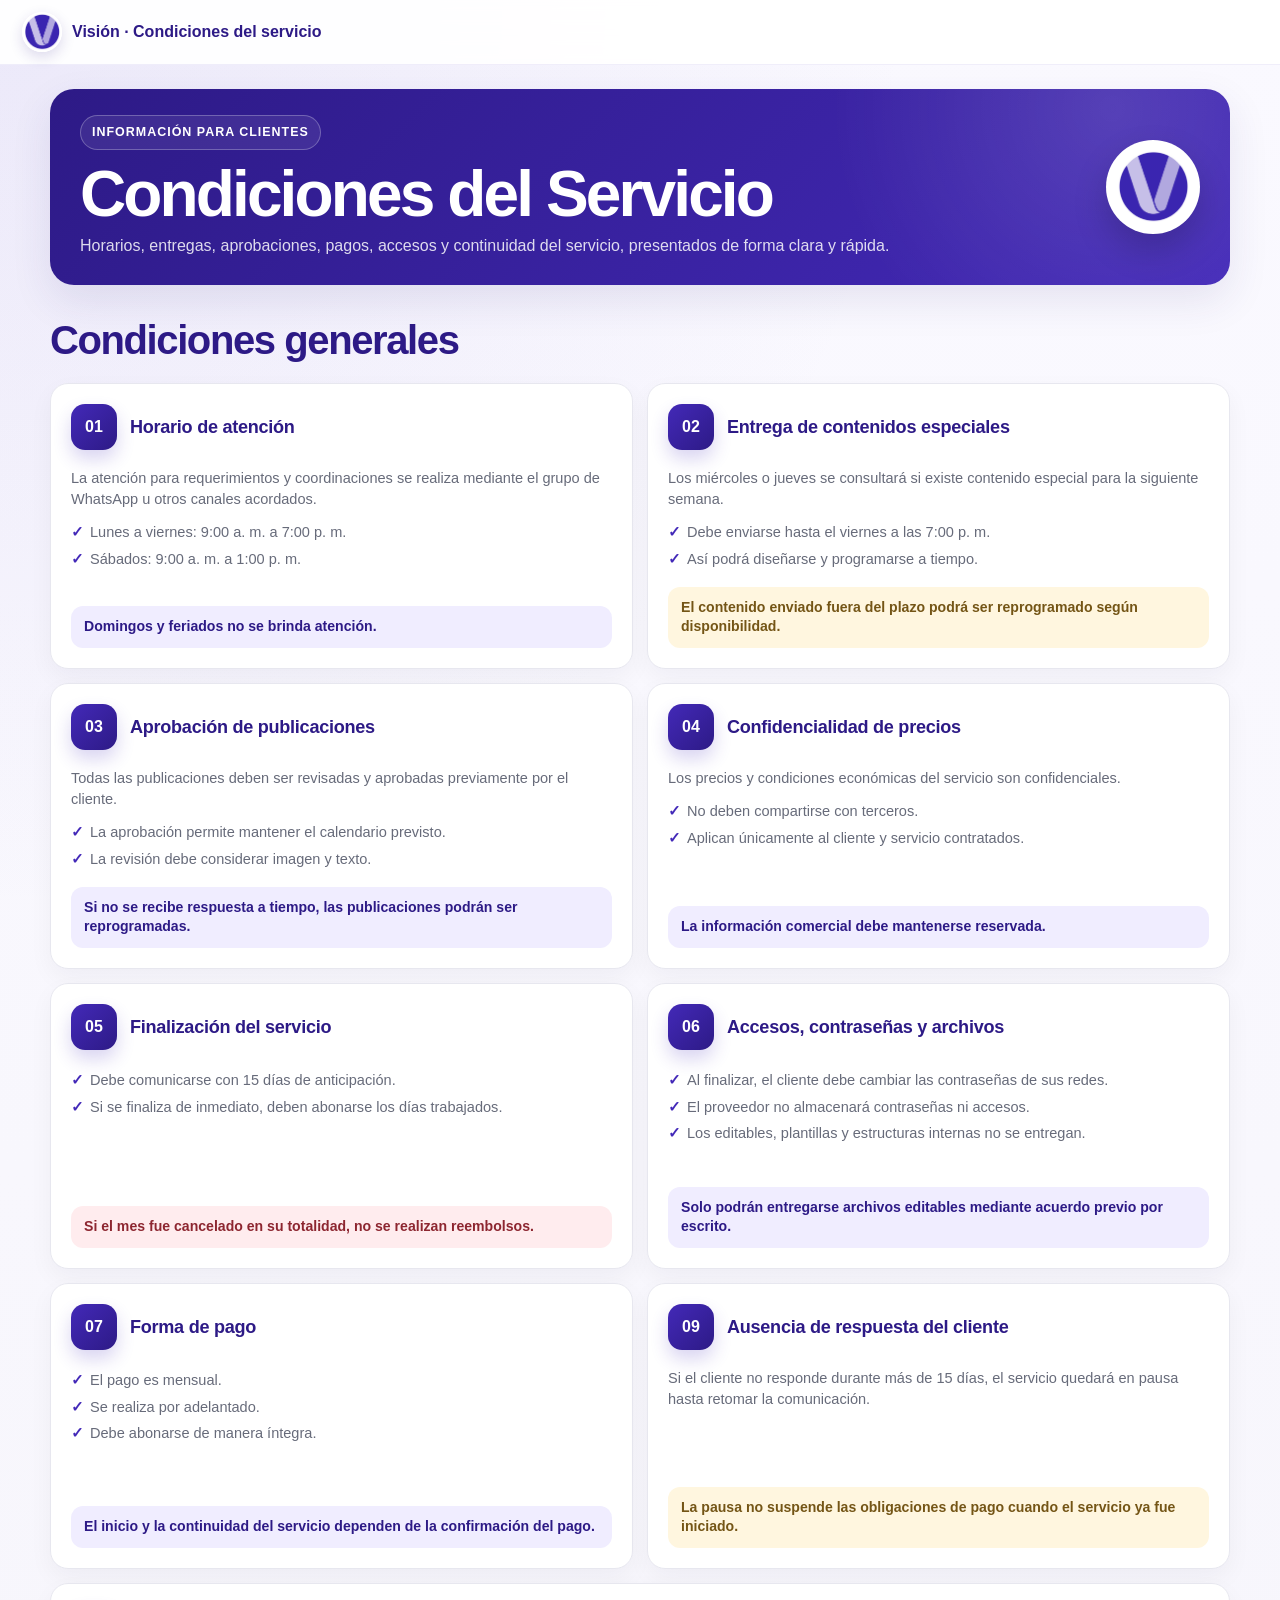
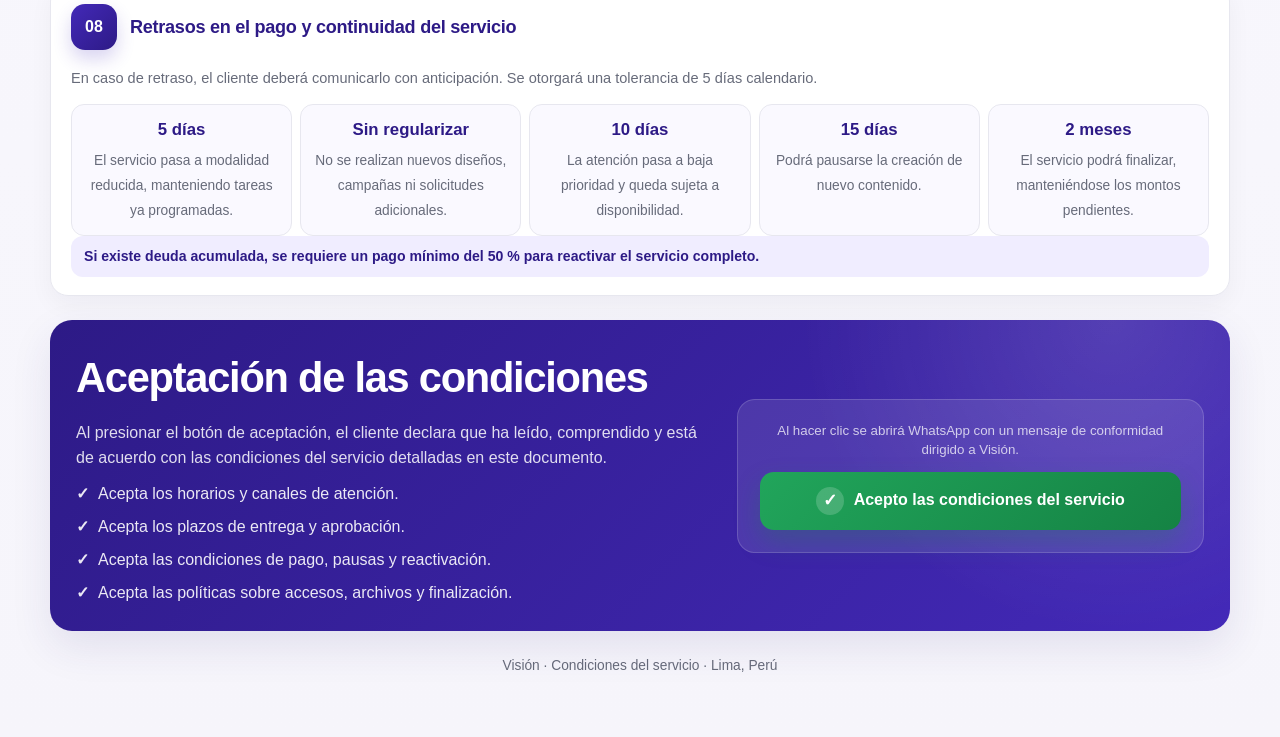
<file: anteriores/condiciones-servicio.html>
<!DOCTYPE html>
<html lang="es">
<head>
  <meta charset="UTF-8" />
  <meta name="viewport" content="width=device-width, initial-scale=1.0" />
  <meta name="theme-color" content="#4329b8" />
  <title>Condiciones del Servicio | Visión</title>

  <style>
    :root {
      --primary: #4329b8;
      --primary-dark: #2d1a86;
      --primary-soft: #f0edff;
      --accent: #a99de0;
      --ink: #1f2230;
      --muted: #676b7a;
      --line: #e7e7ef;
      --paper: #ffffff;
      --bg: #f6f5fb;
      --success: #21a55b;
      --success-dark: #158344;
      --warning: #fff6df;
      --danger: #ffecee;
      --shadow: 0 16px 40px rgba(48, 35, 120, .10);
    }

    * {
      box-sizing: border-box;
    }

    html {
      scroll-behavior: smooth;
    }

    body {
      margin: 0;
      font-family: Inter, "Segoe UI", Arial, sans-serif;
      color: var(--ink);
      background:
        radial-gradient(circle at top left, rgba(169,157,224,.18), transparent 34%),
        linear-gradient(180deg, #faf9ff 0%, var(--bg) 100%);
      line-height: 1.55;
    }

    a {
      color: inherit;
      text-decoration: none;
    }

    .topbar {
      position: sticky;
      top: 0;
      z-index: 50;
      display: flex;
      justify-content: space-between;
      align-items: center;
      gap: 18px;
      padding: 12px 22px;
      background: rgba(255,255,255,.92);
      backdrop-filter: blur(14px);
      border-bottom: 1px solid rgba(67,41,184,.08);
    }

    .brand {
      display: flex;
      align-items: center;
      gap: 10px;
      color: var(--primary-dark);
      font-weight: 800;
    }

    .brand img {
      width: 40px;
      height: 40px;
      border-radius: 50%;
      object-fit: cover;
      box-shadow: 0 5px 14px rgba(45,26,134,.16);
    }



    .page {
      width: min(1180px, calc(100% - 30px));
      margin: 24px auto 56px;
    }

    .hero {
      display: flex;
      align-items: center;
      justify-content: space-between;
      gap: 26px;
      padding: 26px 30px;
      border-radius: 24px;
      color: white;
      background:
        radial-gradient(circle at 90% 10%, rgba(255,255,255,.12), transparent 26%),
        linear-gradient(135deg, var(--primary-dark), var(--primary));
      box-shadow: var(--shadow);
      animation: fadeUp .65s ease both;
    }

    .hero-content {
      max-width: 830px;
    }

    .eyebrow {
      display: inline-flex;
      padding: 7px 11px;
      border: 1px solid rgba(255,255,255,.26);
      border-radius: 999px;
      background: rgba(255,255,255,.08);
      font-size: .78rem;
      font-weight: 800;
      letter-spacing: .08em;
      text-transform: uppercase;
    }

    h1 {
      margin: 12px 0 8px;
      font-size: clamp(2.2rem, 5vw, 4.2rem);
      line-height: 1;
      letter-spacing: -.045em;
    }

    .hero p {
      margin: 0;
      color: rgba(255,255,255,.84);
      font-size: 1rem;
    }

    .hero-logo {
      flex: 0 0 94px;
      width: 94px;
      height: 94px;
      padding: 7px;
      border-radius: 50%;
      background: white;
      box-shadow: 0 16px 34px rgba(0,0,0,.18);
    }

    .hero-logo img {
      width: 100%;
      height: 100%;
      object-fit: cover;
      border-radius: 50%;
    }

    .summary {
      display: grid;
      grid-template-columns: repeat(3, 1fr);
      gap: 10px;
      margin: 14px 0 20px;
    }

    .summary-card {
      padding: 14px 16px;
      border: 1px solid var(--line);
      border-radius: 15px;
      background: var(--paper);
      box-shadow: 0 7px 20px rgba(31,34,48,.035);
      animation: fadeUp .55s ease both;
    }

    .summary-card:nth-child(2) { animation-delay: .08s; }
    .summary-card:nth-child(3) { animation-delay: .16s; }

    .summary-card strong {
      display: block;
      margin-bottom: 3px;
      color: var(--primary-dark);
      font-size: 1rem;
    }

    .section-title {
      margin: 24px 0 12px;
      color: var(--primary-dark);
      font-size: clamp(1.7rem, 4vw, 2.5rem);
      letter-spacing: -.035em;
    }

    .conditions {
      display: grid;
      grid-template-columns: repeat(2, minmax(0, 1fr));
      gap: 14px;
      align-items: stretch;
      grid-auto-flow: row;
    }

    .card {
      display: flex;
      flex-direction: column;
      min-height: 286px;
      padding: 20px;
      border: 1px solid var(--line);
      border-radius: 18px;
      background: var(--paper);
      box-shadow: 0 9px 24px rgba(31,34,48,.045);
      transition: transform .22s ease, box-shadow .22s ease, border-color .22s ease;
      animation: fadeUp .55s ease both;
      overflow: hidden;
    }

    .card:hover {
      transform: translateY(-4px);
      border-color: rgba(67,41,184,.22);
      box-shadow: 0 16px 34px rgba(31,34,48,.09);
    }

    .card-head {
      display: flex;
      align-items: center;
      gap: 13px;
      margin-bottom: 13px;
    }

    .number {
      display: grid;
      place-items: center;
      flex: 0 0 46px;
      width: 46px;
      height: 46px;
      border-radius: 14px;
      color: white;
      background: linear-gradient(135deg, var(--primary), var(--primary-dark));
      font-size: 1rem;
      font-weight: 900;
      box-shadow: 0 9px 18px rgba(67,41,184,.2);
    }

    .card h3 {
      margin: 0;
      color: var(--primary-dark);
      font-size: 1.13rem;
      line-height: 1.25;
      letter-spacing: -.015em;
    }

    .card-body {
      display: flex;
      flex-direction: column;
      flex: 1;
    }

    .card p {
      margin: 5px 0;
      color: var(--muted);
      font-size: .91rem;
      line-height: 1.44;
    }

    .list {
      display: grid;
      gap: 6px;
      margin: 7px 0 0;
      padding: 0;
      list-style: none;
    }

    .list li {
      position: relative;
      padding-left: 19px;
      color: var(--muted);
      font-size: .91rem;
      line-height: 1.42;
    }

    .list li::before {
      content: "✓";
      position: absolute;
      left: 0;
      top: 0;
      color: var(--primary);
      font-weight: 900;
    }

    .highlight {
      margin-top: auto;
      padding: 11px 13px;
      border-radius: 12px;
      color: var(--primary-dark);
      background: var(--primary-soft);
      font-size: .88rem;
      line-height: 1.4;
      font-weight: 700;
    }

    .highlight.warning {
      color: #745516;
      background: var(--warning);
    }

    .highlight.danger {
      color: #8d2630;
      background: var(--danger);
    }

    .payment-card {
      grid-column: 1 / -1;
      min-height: auto;
      padding-bottom: 18px;
    }

    .compact-card {
      min-height: 286px;
    }

    .payment-grid {
      display: grid;
      grid-template-columns: repeat(5, minmax(0, 1fr));
      gap: 8px;
      margin-top: 10px;
    }

    .payment-step {
      min-height: 112px;
      padding: 12px 10px;
      border: 1px solid var(--line);
      border-radius: 13px;
      background: #faf9ff;
      text-align: center;
    }

    .payment-step b {
      display: block;
      margin-bottom: 5px;
      color: var(--primary-dark);
      font-size: 1.05rem;
    }

    .payment-step span {
      color: var(--muted);
      font-size: .86rem;
      line-height: 1.35;
    }

    .acceptance {
      margin-top: 24px;
      padding: 26px;
      border-radius: 22px;
      color: white;
      background:
        radial-gradient(circle at 90% 0%, rgba(255,255,255,.12), transparent 28%),
        linear-gradient(135deg, var(--primary-dark), var(--primary));
      box-shadow: var(--shadow);
      animation: fadeUp .6s ease both;
    }

    .acceptance-wrap {
      display: grid;
      grid-template-columns: 1.15fr .85fr;
      gap: 28px;
      align-items: center;
    }

    .acceptance h2 {
      margin: 0 0 10px;
      font-size: clamp(1.8rem, 4vw, 2.6rem);
      letter-spacing: -.03em;
    }

    .acceptance p {
      margin: 0 0 12px;
      color: rgba(255,255,255,.85);
    }

    .acceptance-list {
      display: grid;
      gap: 8px;
      margin: 0;
      padding: 0;
      list-style: none;
    }

    .acceptance-list li {
      position: relative;
      padding-left: 22px;
      color: rgba(255,255,255,.9);
    }

    .acceptance-list li::before {
      content: "✓";
      position: absolute;
      left: 0;
      font-weight: 900;
    }

    .acceptance-action {
      padding: 22px;
      border-radius: 18px;
      background: rgba(255,255,255,.10);
      border: 1px solid rgba(255,255,255,.16);
      text-align: center;
    }

    .acceptance-action small {
      display: block;
      margin-bottom: 12px;
      color: rgba(255,255,255,.74);
      line-height: 1.4;
    }

    .whatsapp-btn {
      display: inline-flex;
      align-items: center;
      justify-content: center;
      gap: 10px;
      width: 100%;
      padding: 15px 18px;
      border-radius: 14px;
      color: white;
      background: linear-gradient(135deg, var(--success), var(--success-dark));
      font-weight: 900;
      text-align: center;
      box-shadow: 0 12px 26px rgba(21,131,68,.28);
      transition: transform .22s ease, box-shadow .22s ease;
      animation: softPulse 2.8s infinite;
    }

    .whatsapp-btn:hover {
      transform: translateY(-3px) scale(1.01);
      box-shadow: 0 16px 30px rgba(21,131,68,.35);
    }

    .whatsapp-icon {
      display: grid;
      place-items: center;
      width: 28px;
      height: 28px;
      border-radius: 50%;
      background: rgba(255,255,255,.18);
      font-size: 1.08rem;
    }

    footer {
      padding: 24px 0 4px;
      color: var(--muted);
      text-align: center;
      font-size: .86rem;
    }

    @keyframes fadeUp {
      from {
        opacity: 0;
        transform: translateY(16px);
      }
      to {
        opacity: 1;
        transform: translateY(0);
      }
    }

    @keyframes softPulse {
      0%, 100% { box-shadow: 0 12px 26px rgba(21,131,68,.28); }
      50% { box-shadow: 0 15px 34px rgba(21,131,68,.42); }
    }

    @media (prefers-reduced-motion: reduce) {
      *, *::before, *::after {
        animation: none !important;
        transition: none !important;
        scroll-behavior: auto !important;
      }
    }

    @media (max-width: 900px) {
      .conditions,
      .summary,
      .acceptance-wrap {
        grid-template-columns: 1fr;
      }

      .payment-card {
        grid-column: auto;
      }

      .payment-grid {
        grid-template-columns: repeat(2, 1fr);
      }

      .card {
        min-height: auto;
      }
    }

    @media (max-width: 620px) {
      .topbar {
        position: static;
        padding: 10px 14px;
      }

      .brand {
        min-width: 0;
      }

      .brand img {
        width: 38px;
        height: 38px;
        flex: 0 0 38px;
      }

      .brand span {
        display: block;
        min-width: 0;
        font-size: .88rem;
        line-height: 1.2;
      }

      .page {
        width: calc(100% - 20px);
        margin: 10px auto 30px;
      }

      .hero {
        display: grid;
        grid-template-columns: 1fr auto;
        gap: 14px;
        padding: 22px 18px;
        border-radius: 20px;
      }

      h1 {
        margin-top: 10px;
        font-size: clamp(2rem, 12vw, 3rem);
      }

      .hero p {
        font-size: .94rem;
      }

      .hero-logo {
        width: 62px;
        height: 62px;
        flex-basis: 62px;
        padding: 5px;
      }

      .section-title {
        margin-top: 20px;
        font-size: 1.75rem;
      }

      .conditions {
        gap: 12px;
      }

      .card {
        padding: 17px;
        border-radius: 16px;
      }

      .number {
        width: 42px;
        height: 42px;
        flex-basis: 42px;
      }

      .card h3 {
        font-size: 1.05rem;
      }

      .card p,
      .list li {
        font-size: .94rem;
      }

      .payment-grid {
        grid-template-columns: 1fr;
      }

      .acceptance {
        padding: 20px 16px;
        border-radius: 20px;
      }

      .acceptance-action {
        padding: 16px;
      }

      .whatsapp-btn {
        padding: 14px 12px;
        font-size: .95rem;
      }
    }


    @media (max-width: 390px) {
      .hero {
        grid-template-columns: 1fr;
      }

      .hero-logo {
        order: -1;
      }

      .brand span {
        font-size: .82rem;
      }
    }

  </style>
</head>

<body>
  <header class="topbar">
    <div class="brand">
      <img src="[data-uri]" alt="Logo de Visión">
      <span>Visión · Condiciones del servicio</span>
    </div>
  </header>

  <main class="page">
    <section class="hero">
      <div class="hero-content">
        <span class="eyebrow">Información para clientes</span>
        <h1>Condiciones del Servicio</h1>
        <p>
          Horarios, entregas, aprobaciones, pagos, accesos y continuidad del servicio,
          presentados de forma clara y rápida.
        </p>
      </div>

      <div class="hero-logo" aria-hidden="true">
        <img src="[data-uri]" alt="">
      </div>
    </section>

    <h2 class="section-title">Condiciones generales</h2>

    <section class="conditions">
      <article class="card">
        <div class="card-head">
          <div class="number">01</div>
          <h3>Horario de atención</h3>
        </div>

        <div class="card-body">
          <p>
            La atención para requerimientos y coordinaciones se realiza mediante
            el grupo de WhatsApp u otros canales acordados.
          </p>

          <ul class="list">
            <li>Lunes a viernes: 9:00 a. m. a 7:00 p. m.</li>
            <li>Sábados: 9:00 a. m. a 1:00 p. m.</li>
          </ul>

          <div class="highlight">
            Domingos y feriados no se brinda atención.
          </div>
        </div>
      </article>

      <article class="card">
        <div class="card-head">
          <div class="number">02</div>
          <h3>Entrega de contenidos especiales</h3>
        </div>

        <div class="card-body">
          <p>
            Los miércoles o jueves se consultará si existe contenido especial
            para la siguiente semana.
          </p>

          <ul class="list">
            <li>Debe enviarse hasta el viernes a las 7:00 p. m.</li>
            <li>Así podrá diseñarse y programarse a tiempo.</li>
          </ul>

          <div class="highlight warning">
            El contenido enviado fuera del plazo podrá ser reprogramado según disponibilidad.
          </div>
        </div>
      </article>

      <article class="card">
        <div class="card-head">
          <div class="number">03</div>
          <h3>Aprobación de publicaciones</h3>
        </div>

        <div class="card-body">
          <p>
            Todas las publicaciones deben ser revisadas y aprobadas previamente por el cliente.
          </p>

          <ul class="list">
            <li>La aprobación permite mantener el calendario previsto.</li>
            <li>La revisión debe considerar imagen y texto.</li>
          </ul>

          <div class="highlight">
            Si no se recibe respuesta a tiempo, las publicaciones podrán ser reprogramadas.
          </div>
        </div>
      </article>

      <article class="card">
        <div class="card-head">
          <div class="number">04</div>
          <h3>Confidencialidad de precios</h3>
        </div>

        <div class="card-body">
          <p>
            Los precios y condiciones económicas del servicio son confidenciales.
          </p>

          <ul class="list">
            <li>No deben compartirse con terceros.</li>
            <li>Aplican únicamente al cliente y servicio contratados.</li>
          </ul>

          <div class="highlight">
            La información comercial debe mantenerse reservada.
          </div>
        </div>
      </article>

      <article class="card">
        <div class="card-head">
          <div class="number">05</div>
          <h3>Finalización del servicio</h3>
        </div>

        <div class="card-body">
          <ul class="list">
            <li>Debe comunicarse con 15 días de anticipación.</li>
            <li>Si se finaliza de inmediato, deben abonarse los días trabajados.</li>
          </ul>

          <div class="highlight danger">
            Si el mes fue cancelado en su totalidad, no se realizan reembolsos.
          </div>
        </div>
      </article>

      <article class="card">
        <div class="card-head">
          <div class="number">06</div>
          <h3>Accesos, contraseñas y archivos</h3>
        </div>

        <div class="card-body">
          <ul class="list">
            <li>Al finalizar, el cliente debe cambiar las contraseñas de sus redes.</li>
            <li>El proveedor no almacenará contraseñas ni accesos.</li>
            <li>Los editables, plantillas y estructuras internas no se entregan.</li>
          </ul>

          <div class="highlight">
            Solo podrán entregarse archivos editables mediante acuerdo previo por escrito.
          </div>
        </div>
      </article>

      <article class="card">
        <div class="card-head">
          <div class="number">07</div>
          <h3>Forma de pago</h3>
        </div>

        <div class="card-body">
          <ul class="list">
            <li>El pago es mensual.</li>
            <li>Se realiza por adelantado.</li>
            <li>Debe abonarse de manera íntegra.</li>
          </ul>

          <div class="highlight">
            El inicio y la continuidad del servicio dependen de la confirmación del pago.
          </div>
        </div>
      </article>

      <article class="card">
        <div class="card-head">
          <div class="number">09</div>
          <h3>Ausencia de respuesta del cliente</h3>
        </div>

        <div class="card-body">
          <p>
            Si el cliente no responde durante más de 15 días,
            el servicio quedará en pausa hasta retomar la comunicación.
          </p>

          <div class="highlight warning">
            La pausa no suspende las obligaciones de pago cuando el servicio ya fue iniciado.
          </div>
        </div>
      </article>

      <article class="card payment-card">
        <div class="card-head">
          <div class="number">08</div>
          <h3>Retrasos en el pago y continuidad del servicio</h3>
        </div>

        <div class="card-body">
          <p>
            En caso de retraso, el cliente deberá comunicarlo con anticipación.
            Se otorgará una tolerancia de 5 días calendario.
          </p>

          <div class="payment-grid">
            <div class="payment-step">
              <b>5 días</b>
              <span>El servicio pasa a modalidad reducida, manteniendo tareas ya programadas.</span>
            </div>

            <div class="payment-step">
              <b>Sin regularizar</b>
              <span>No se realizan nuevos diseños, campañas ni solicitudes adicionales.</span>
            </div>

            <div class="payment-step">
              <b>10 días</b>
              <span>La atención pasa a baja prioridad y queda sujeta a disponibilidad.</span>
            </div>

            <div class="payment-step">
              <b>15 días</b>
              <span>Podrá pausarse la creación de nuevo contenido.</span>
            </div>

            <div class="payment-step">
              <b>2 meses</b>
              <span>El servicio podrá finalizar, manteniéndose los montos pendientes.</span>
            </div>
          </div>

          <div class="highlight">
            Si existe deuda acumulada, se requiere un pago mínimo del 50 % para reactivar el servicio completo.
          </div>
        </div>
      </article>
    </section>

    <section class="acceptance" id="aceptacion">
      <div class="acceptance-wrap">
        <div>
          <h2>Aceptación de las condiciones</h2>

          <p>
            Al presionar el botón de aceptación, el cliente declara que ha leído,
            comprendido y está de acuerdo con las condiciones del servicio detalladas en este documento.
          </p>

          <ul class="acceptance-list">
            <li>Acepta los horarios y canales de atención.</li>
            <li>Acepta los plazos de entrega y aprobación.</li>
            <li>Acepta las condiciones de pago, pausas y reactivación.</li>
            <li>Acepta las políticas sobre accesos, archivos y finalización.</li>
          </ul>
        </div>

        <div class="acceptance-action">
          <small>
            Al hacer clic se abrirá WhatsApp con un mensaje de conformidad dirigido a Visión.
          </small>

          <a
            class="whatsapp-btn"
            href="https://wa.me/51982006001?text=Hola%20Visi%C3%B3n.%20He%20le%C3%ADdo%2C%20comprendido%20y%20acepto%20las%20condiciones%20del%20servicio.%20Estoy%20de%20acuerdo%20con%20los%20horarios%2C%20procesos%2C%20forma%20de%20pago%20y%20dem%C3%A1s%20condiciones%20indicadas."
            target="_blank"
            rel="noopener noreferrer"
          >
            <span class="whatsapp-icon">✓</span>
            Acepto las condiciones del servicio
          </a>
        </div>
      </div>
    </section>

    <footer>
      Visión · Condiciones del servicio · Lima, Perú
    </footer>
  </main>
</body>
</html>
</file>
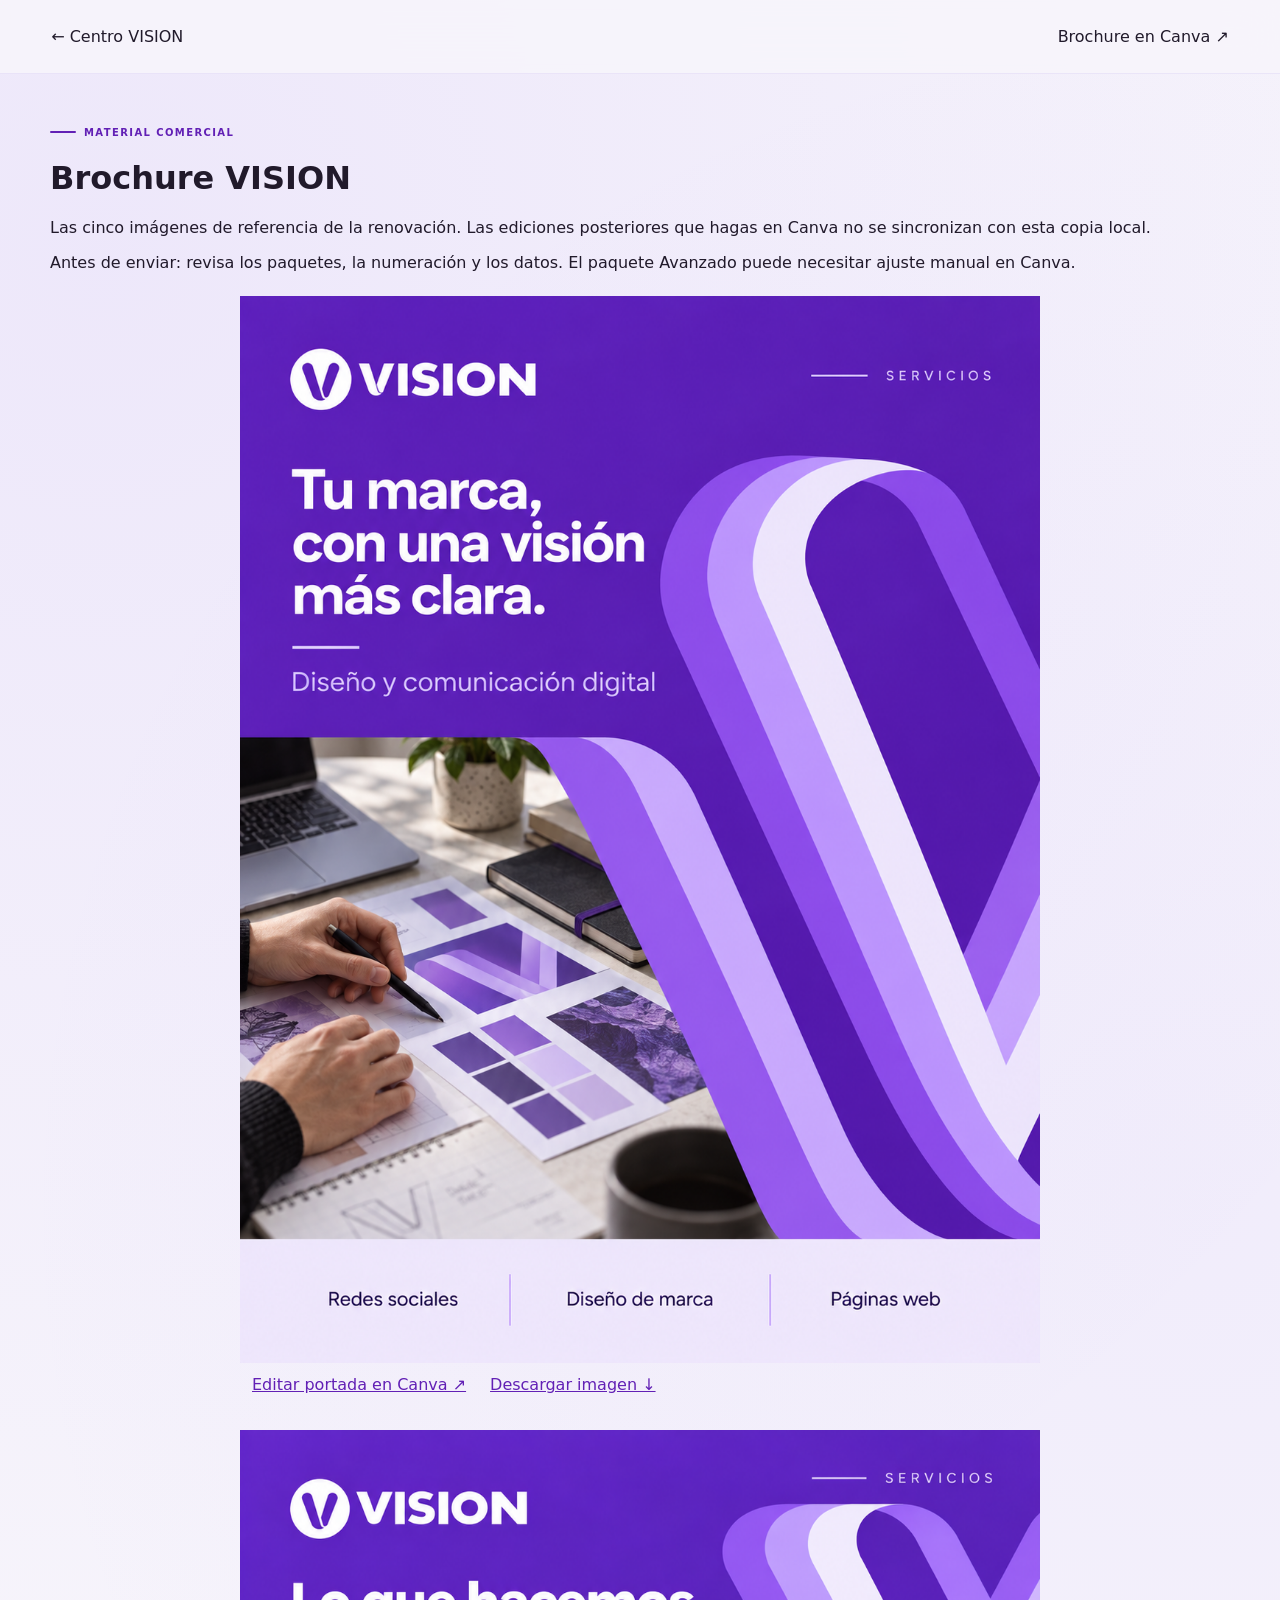
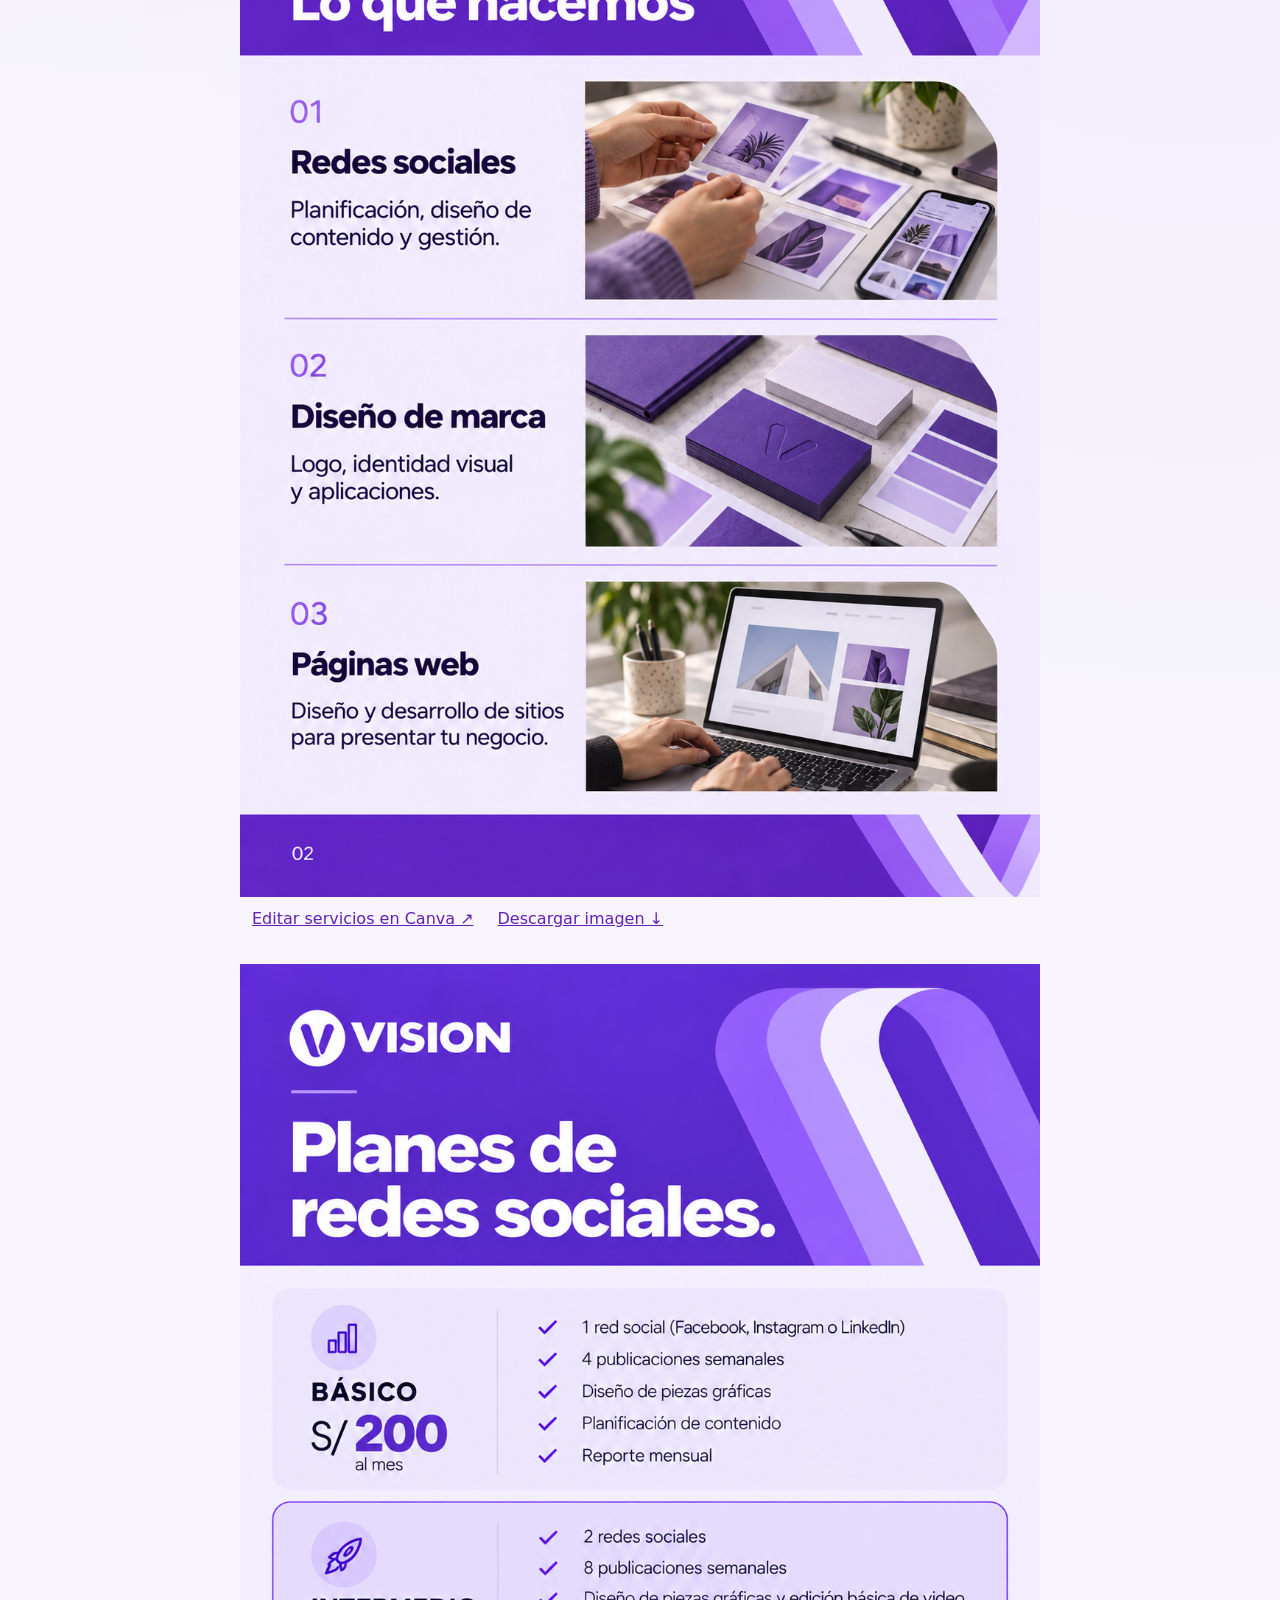
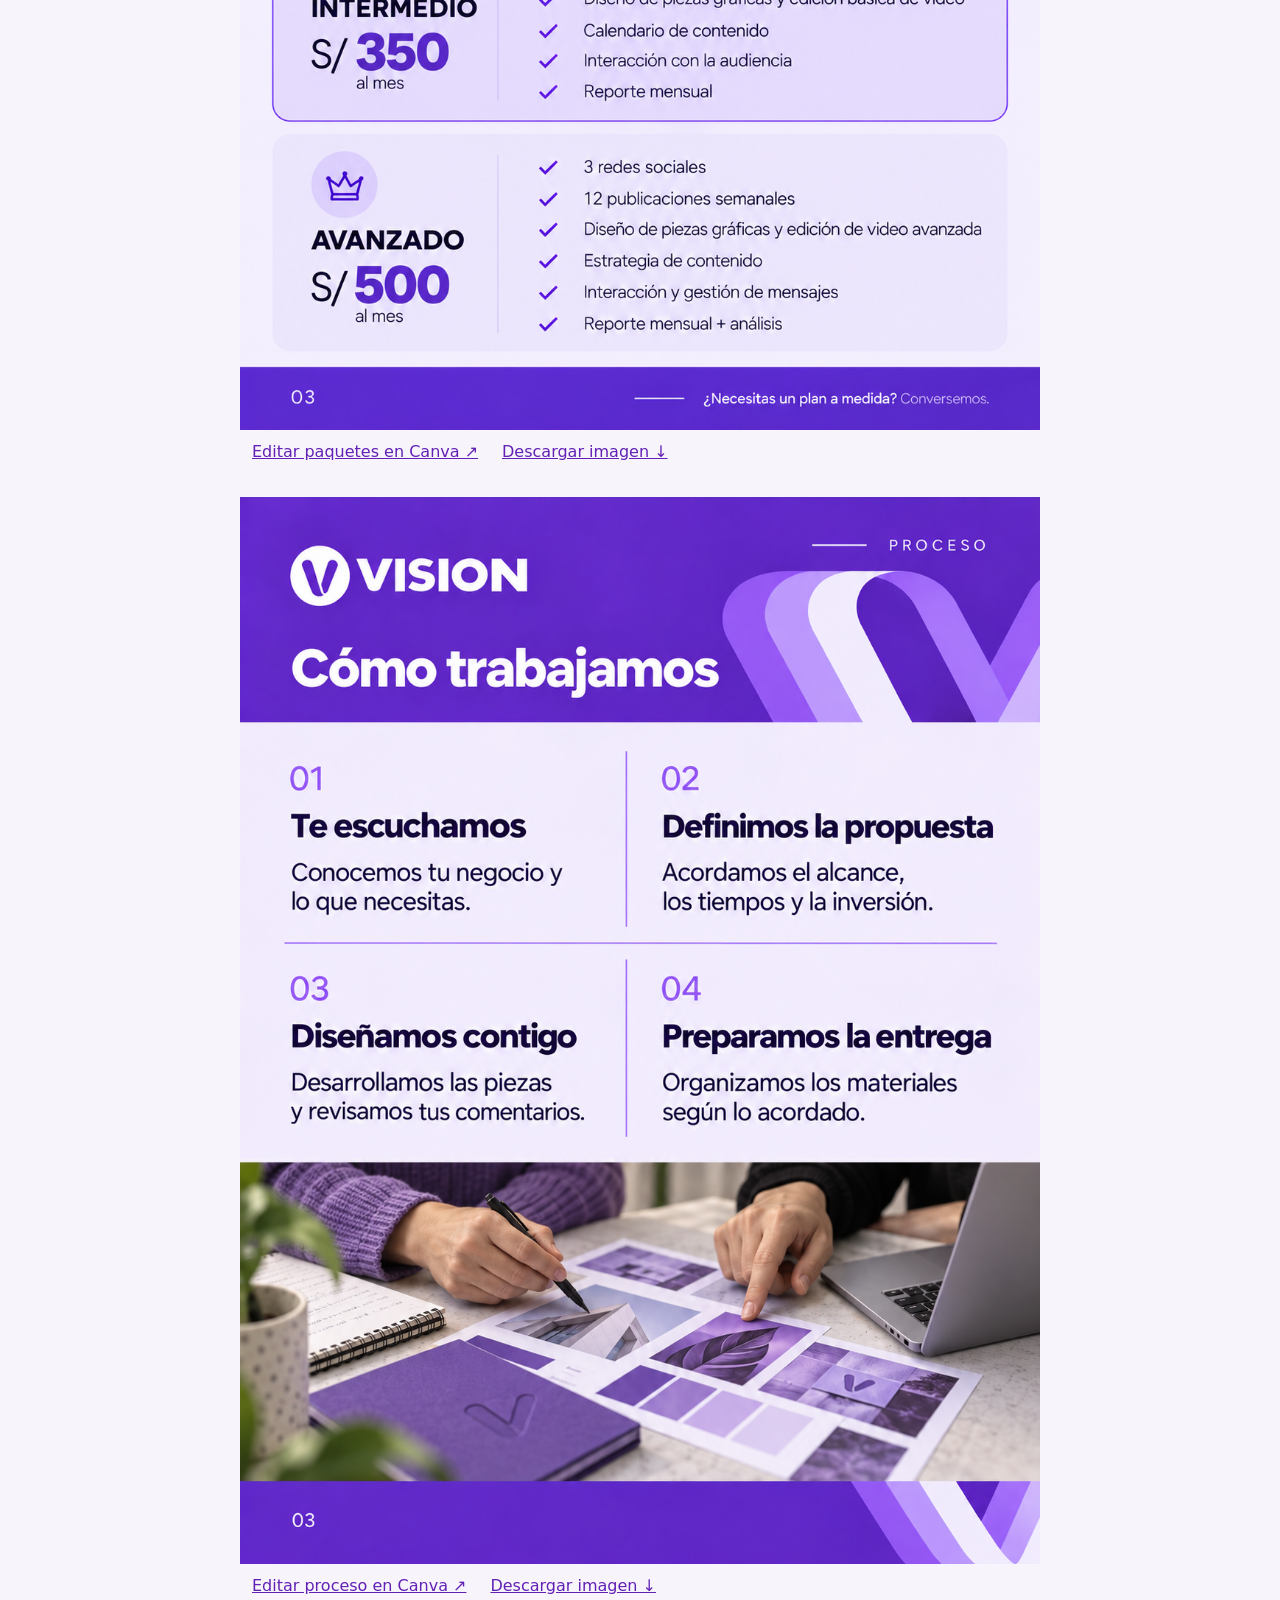
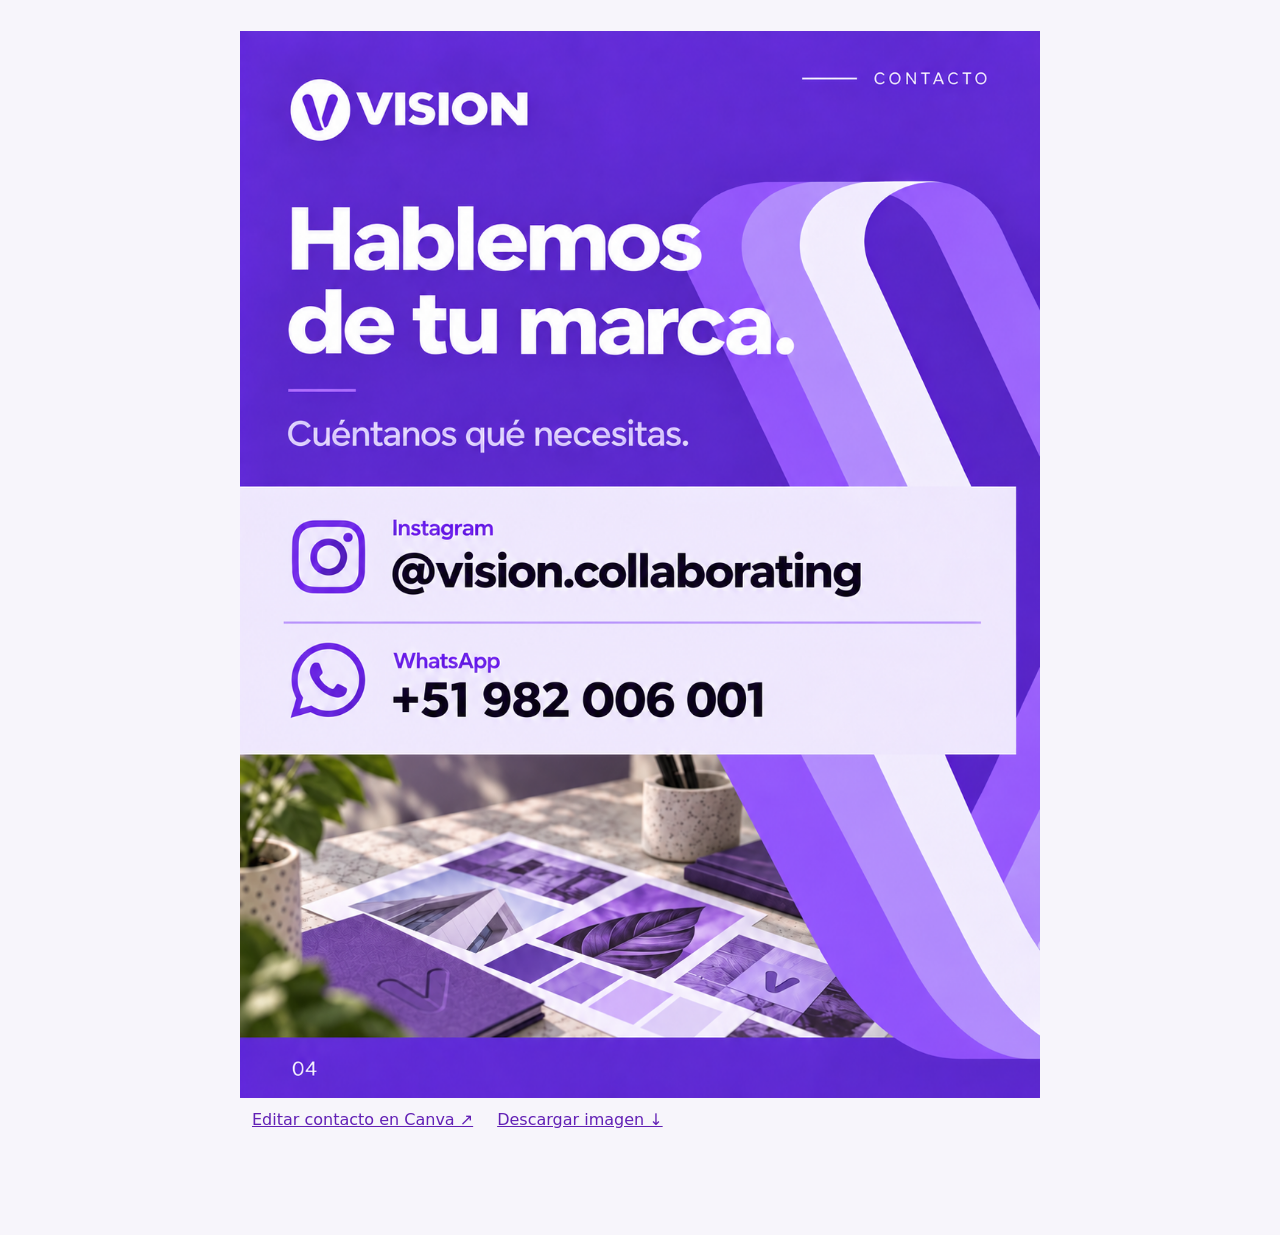
<file: herramientas/brochure.html>
<!doctype html><html lang="es"><meta charset="utf-8"><meta name="viewport" content="width=device-width,initial-scale=1"><title>VISION · Brochure</title><link rel="stylesheet" href="../styles.css"><style>.brochure-pages{max-width:800px;margin:auto}.brochure-page{margin:24px 0}.brochure-page img{display:block;width:100%}.brochure-page a{display:inline-block;margin:12px;color:var(--purple);text-decoration:underline}@media print{header,.intro,.brochure-page a{display:none}.shell{padding:0;width:100%}.brochure-page{margin:0;break-after:page}.brochure-page img{max-height:95vh;object-fit:contain}}</style><header class="topbar"><a href="../index.html">← Centro VISION</a><a href="https://www.canva.com/folder/FAHV8SAeMl0" target="_blank" rel="noopener">Brochure en Canva ↗</a></header><main class="shell"><div class="intro"><span class="eyebrow">Material comercial</span><h1>Brochure VISION</h1><p>Las cinco imágenes de referencia de la renovación. Las ediciones posteriores que hagas en Canva no se sincronizan con esta copia local.</p><p>Antes de enviar: revisa los paquetes, la numeración y los datos. El paquete Avanzado puede necesitar ajuste manual en Canva.</p></div><div class="brochure-pages"><section class="brochure-page"><img src="../recursos/brochure/01.png" alt="1. Portada"><a href="https://www.canva.com/d/f4oVfe6xMTI1jJk" target="_blank" rel="noopener">Editar portada en Canva ↗</a><a href="../recursos/brochure/01.png" download>Descargar imagen ↓</a></section><section class="brochure-page"><img src="../recursos/brochure/02.png" alt="2. Servicios"><a href="https://www.canva.com/d/JyO6qX_ApdIR8wA" target="_blank" rel="noopener">Editar servicios en Canva ↗</a><a href="../recursos/brochure/02.png" download>Descargar imagen ↓</a></section><section class="brochure-page"><img src="../recursos/brochure/03.png" alt="3. Paquetes"><a href="https://www.canva.com/d/d6sJ7b3ZYTqqwiB" target="_blank" rel="noopener">Editar paquetes en Canva ↗</a><a href="../recursos/brochure/03.png" download>Descargar imagen ↓</a></section><section class="brochure-page"><img src="../recursos/brochure/04.png" alt="4. Proceso"><a href="https://www.canva.com/d/VcNRN7SuaZyIJkD" target="_blank" rel="noopener">Editar proceso en Canva ↗</a><a href="../recursos/brochure/04.png" download>Descargar imagen ↓</a></section><section class="brochure-page"><img src="../recursos/brochure/05.png" alt="5. Contacto"><a href="https://www.canva.com/d/mTwyOjMCw_Ne_3a" target="_blank" rel="noopener">Editar contacto en Canva ↗</a><a href="../recursos/brochure/05.png" download>Descargar imagen ↓</a></section></div></main></html>
</file>
<file: styles.css>
:root{
  --bg:#f7f5fb;
  --paper:#ffffff;
  --ink:#17131f;
  --muted:#706a7b;
  --purple:#5a2bd8;
  --purple-2:#7b48f4;
  --purple-3:#9e7cff;
  --lavender:#eee8ff;
  --lavender-2:#f6f2ff;
  --line:#e9e3f2;
  --green:#208b63;
  --green-bg:#eaf8f2;
  --shadow:0 18px 55px rgba(44,28,72,.09);
  --shadow-soft:0 8px 26px rgba(44,28,72,.06);
  --radius:24px;
}

*{box-sizing:border-box}
html{scroll-behavior:smooth}
body{
  margin:0;
  min-height:100vh;
  font-family:"Manrope",system-ui,-apple-system,BlinkMacSystemFont,"Segoe UI",sans-serif;
  background:
    radial-gradient(circle at 8% 4%,rgba(123,72,244,.08),transparent 26%),
    radial-gradient(circle at 94% 20%,rgba(158,124,255,.07),transparent 24%),
    var(--bg);
  color:var(--ink);
  -webkit-font-smoothing:antialiased;
}

a{color:inherit;text-decoration:none}
button,input{font:inherit}
button{cursor:pointer}

.topbar{
  position:sticky;
  top:0;
  z-index:50;
  height:74px;
  padding:0 clamp(20px,4vw,54px);
  display:flex;
  align-items:center;
  justify-content:space-between;
  background:rgba(247,245,251,.86);
  backdrop-filter:blur(18px);
  border-bottom:1px solid rgba(91,43,216,.08);
}

.brand{display:flex;align-items:center;gap:12px}
.brand img{width:42px;height:42px;border-radius:50%;object-fit:cover;box-shadow:0 9px 24px rgba(91,43,216,.22)}
.brand strong{display:block;font-size:15px;letter-spacing:.1em}
.brand span{display:block;margin-top:2px;font-size:10px;color:var(--muted);letter-spacing:.06em;text-transform:uppercase}
.tag{padding:8px 12px;border-radius:999px;border:1px solid var(--line);background:#fff;color:var(--muted);font-size:11px;font-weight:700}

.shell{width:min(1180px,calc(100% - 34px));margin:0 auto;padding:44px 0 70px}

.hero{
  display:grid;
  grid-template-columns:minmax(0,1.2fr) minmax(330px,.8fr);
  gap:42px;
  align-items:end;
  padding:32px 4px 26px;
}
.eyebrow,.stage{
  display:inline-flex;
  align-items:center;
  gap:8px;
  color:var(--purple);
  font-size:10px;
  font-weight:800;
  letter-spacing:.14em;
  text-transform:uppercase;
}
.eyebrow:before{content:"";width:26px;height:2px;background:var(--purple);border-radius:2px}
.hero h1{font-size:clamp(38px,5vw,66px);line-height:1.02;letter-spacing:-.055em;margin:14px 0 14px;max-width:760px}
.hero p{font-size:16px;line-height:1.7;color:var(--muted);max-width:700px;margin:0}

.quick-tools{display:grid;grid-template-columns:repeat(2,minmax(0,1fr));gap:10px}
.quick-card{
  min-height:80px;
  padding:16px;
  display:flex;
  align-items:center;
  gap:12px;
  border:1px solid var(--line);
  border-radius:18px;
  background:rgba(255,255,255,.84);
  box-shadow:var(--shadow-soft);
  transition:.22s ease;
}
.quick-card:hover{transform:translateY(-3px);border-color:#d4c5fa;box-shadow:0 15px 35px rgba(91,43,216,.12)}
.quick-card>span{width:40px;height:40px;display:grid;place-items:center;flex:none;border-radius:13px;background:var(--lavender);color:var(--purple);font-weight:800}
.quick-card b{display:block;font-size:12px}
.quick-card small{display:block;color:var(--muted);font-size:10px;margin-top:2px}

.rule-strip{
  margin:18px 0 26px;
  padding:13px 18px;
  display:grid;
  grid-template-columns:repeat(3,1fr);
  gap:10px;
  border:1px solid var(--line);
  border-radius:18px;
  background:rgba(255,255,255,.72);
  color:var(--muted);
  font-size:11px;
}
.rule-strip b{color:var(--purple)}

.workspace{
  display:grid;
  grid-template-columns:260px minmax(0,1fr);
  gap:18px;
  align-items:start;
}
.steps{
  position:sticky;
  top:92px;
  display:grid;
  gap:7px;
  padding:9px;
  border:1px solid var(--line);
  border-radius:22px;
  background:rgba(255,255,255,.8);
  box-shadow:var(--shadow-soft);
}
.step{
  width:100%;
  padding:12px 11px;
  display:flex;
  align-items:center;
  gap:10px;
  border:0;
  border-radius:15px;
  background:transparent;
  color:var(--ink);
  text-align:left;
  transition:.2s ease;
}
.step:hover{background:var(--lavender-2)}
.step.active{background:linear-gradient(135deg,var(--purple),var(--purple-2));color:#fff;box-shadow:0 12px 26px rgba(91,43,216,.2)}
.step>span{width:36px;height:36px;display:grid;place-items:center;flex:none;border-radius:11px;background:var(--lavender);color:var(--purple);font-size:10px;font-weight:800}
.step.active>span{background:rgba(255,255,255,.17);color:#fff}
.step b{display:block;font-size:12px}
.step small{display:block;margin-top:2px;font-size:9px;color:var(--muted)}
.step.active small{color:rgba(255,255,255,.72)}

.panel-wrap{min-width:0}
.panel{
  display:none;
  padding:28px;
  border:1px solid var(--line);
  border-radius:var(--radius);
  background:rgba(255,255,255,.9);
  box-shadow:var(--shadow);
}
.panel.active{display:block;animation:panelIn .3s ease}
@keyframes panelIn{from{opacity:0;transform:translateY(7px)}to{opacity:1;transform:none}}

.panel-head{display:flex;align-items:flex-start;justify-content:space-between;gap:20px;padding-bottom:22px;border-bottom:1px solid var(--line)}
.panel-head h2{font-size:clamp(26px,3vw,38px);letter-spacing:-.04em;margin:7px 0 8px}
.panel-head p{max-width:700px;margin:0;color:var(--muted);font-size:13px;line-height:1.65}
.status{flex:none;padding:8px 11px;border-radius:999px;background:var(--lavender);color:var(--purple);font-size:9px;font-weight:800;text-transform:uppercase;letter-spacing:.06em}
.status.success{background:var(--green-bg);color:var(--green)}

.two-col{display:grid;grid-template-columns:repeat(2,minmax(0,1fr));gap:14px;margin-top:18px}
.box{
  padding:20px;
  border:1px solid var(--line);
  border-radius:19px;
  background:#fff;
}
.box.full{margin-top:15px}
.box h3{font-size:14px;margin:0 0 8px}
.box .mini{font-size:11px;color:var(--muted);line-height:1.55;margin:0 0 13px}
.message{
  padding:15px 16px;
  border-radius:15px;
  background:var(--lavender-2);
  border:1px solid #e5dcfb;
  color:#393047;
  font-size:12px;
  line-height:1.65;
  white-space:pre-line;
}
.copy{
  margin-top:10px;
  border:0;
  border-radius:11px;
  padding:9px 12px;
  background:#f0ebfb;
  color:var(--purple);
  font-size:10px;
  font-weight:800;
}
.copy:hover{background:var(--purple);color:#fff}

.tip,.security{
  margin-top:15px;
  padding:14px 16px;
  border-radius:15px;
  background:#fbf9ff;
  border:1px solid var(--line);
  color:var(--muted);
  font-size:11px;
  line-height:1.6;
}
.tip b,.security b{color:var(--ink)}
.security{background:#f2fbf7;border-color:#d8f0e5}

.actions{display:flex;flex-wrap:wrap;gap:9px;margin-top:16px}
.btn{
  min-height:42px;
  padding:0 15px;
  border-radius:12px;
  border:1px solid transparent;
  display:inline-flex;
  align-items:center;
  justify-content:center;
  font-size:11px;
  font-weight:800;
}
.btn.secondary{background:var(--purple);color:#fff}
.btn.ghost{background:#fff;border-color:var(--line);color:var(--ink)}
.btn:hover{transform:translateY(-1px)}

.resource{
  margin-top:15px;
  padding:16px;
  display:grid;
  grid-template-columns:44px minmax(0,1fr) auto;
  gap:13px;
  align-items:center;
  border:1px solid var(--line);
  border-radius:18px;
  background:#fff;
}
.resource.featured{background:linear-gradient(135deg,#f8f5ff,#f0eaff);border-color:#ddd0ff}
.resource .icon{width:44px;height:44px;border-radius:14px;display:grid;place-items:center;background:var(--lavender);color:var(--purple);font-size:12px;font-weight:900}
.resource b{font-size:12px}
.resource p{margin:3px 0 0;color:var(--muted);font-size:10px;line-height:1.5}
.resource a{padding:9px 11px;border-radius:10px;background:var(--purple);color:#fff;font-size:9px;font-weight:800;white-space:nowrap}

.check-grid{display:grid;grid-template-columns:repeat(2,minmax(0,1fr));gap:9px}
.check-grid.compact{grid-template-columns:repeat(3,minmax(0,1fr))}
.check-grid label{
  display:flex;
  align-items:flex-start;
  gap:9px;
  padding:11px 12px;
  border:1px solid var(--line);
  border-radius:13px;
  background:#fff;
  font-size:10px;
  line-height:1.35;
  font-weight:650;
}
.check-grid label small{display:block;color:var(--muted);font-size:8.5px;font-weight:500;margin-top:2px}
.check-grid input{accent-color:var(--purple);margin-top:2px}
.check-grid.onboarding label{min-height:46px}

.graphic-library{
  margin-top:24px;
  padding:28px;
  border:1px solid var(--line);
  border-radius:var(--radius);
  background:rgba(255,255,255,.9);
  box-shadow:var(--shadow-soft);
}
.library-head{display:flex;align-items:flex-end;justify-content:space-between;gap:20px;margin-bottom:18px}
.library-head h2{margin:8px 0 7px;font-size:30px;letter-spacing:-.04em}
.library-head p{margin:0;color:var(--muted);font-size:12px;line-height:1.6;max-width:700px}
.graphic-grid{display:grid;grid-template-columns:repeat(5,minmax(0,1fr));gap:12px}
.graphic-card{
  overflow:hidden;
  border:1px solid var(--line);
  border-radius:17px;
  background:#fff;
  transition:.2s ease;
}
.graphic-card:hover{transform:translateY(-4px);box-shadow:0 15px 30px rgba(44,28,72,.1)}
.graphic-card img{width:100%;aspect-ratio:3/4;object-fit:cover;display:block;background:#eee}
.graphic-card>div:last-child{padding:12px}
.graphic-card b{display:block;font-size:10px;line-height:1.35}
.graphic-card small{display:block;margin-top:4px;color:var(--muted);font-size:8.5px;line-height:1.4}
.pdf-preview{aspect-ratio:3/4;padding:18px;display:flex;flex-direction:column;justify-content:flex-end;background:linear-gradient(145deg,#faf8ff,#eae1ff);position:relative}
.pdf-preview:before{content:"";position:absolute;right:-25%;top:-10%;width:85%;aspect-ratio:1;border-radius:50%;background:rgba(91,43,216,.13)}
.pdf-preview span{position:absolute;top:14px;left:14px;padding:6px 8px;border-radius:8px;background:var(--purple);color:#fff;font-size:8px;font-weight:800}
.pdf-preview strong{font-size:23px;letter-spacing:-.05em;color:var(--purple)}
.pdf-preview small{font-size:9px;color:var(--muted)}

.bottom-note{
  margin-top:18px;
  padding:23px 26px;
  display:grid;
  grid-template-columns:minmax(0,.75fr) minmax(360px,1.25fr);
  gap:25px;
  align-items:center;
  border-radius:21px;
  background:#161020;
  color:#fff;
}
.bottom-note b{font-size:12px}
.bottom-note p{margin:5px 0 0;color:#c7bfce;font-size:10px;line-height:1.6}
.mini-flow{display:flex;align-items:center;justify-content:flex-end;flex-wrap:wrap;gap:7px}
.mini-flow span{padding:7px 9px;border-radius:999px;background:rgba(255,255,255,.08);font-size:8.5px;font-weight:700}
.mini-flow i{font-style:normal;color:#7f63d5}

.toast{
  position:fixed;
  right:22px;
  bottom:22px;
  z-index:100;
  padding:11px 14px;
  border-radius:12px;
  background:#17121f;
  color:#fff;
  font-size:10px;
  font-weight:800;
  opacity:0;
  pointer-events:none;
  transform:translateY(8px);
  transition:.22s ease;
}
.toast.show{opacity:1;transform:none}

.modal{
  position:fixed;
  inset:0;
  z-index:90;
  display:grid;
  place-items:center;
  padding:20px;
  background:rgba(20,14,30,.35);
  backdrop-filter:blur(5px);
  opacity:0;
  visibility:hidden;
  transition:.2s ease;
}
.modal.open{opacity:1;visibility:visible}
.modal-card{width:min(520px,100%);padding:27px;border-radius:23px;background:#fff;box-shadow:0 28px 80px rgba(16,8,38,.25);position:relative}
.modal-card h3{font-size:24px;letter-spacing:-.04em;margin:8px 0 14px}
.modal-card ul{margin:0;padding-left:19px;color:var(--muted);font-size:11px;line-height:1.8}
.modal-card p{color:var(--muted);font-size:10px;line-height:1.65;margin:15px 0 0}
.modal-close{position:absolute;right:14px;top:14px;width:34px;height:34px;border:1px solid var(--line);border-radius:11px;background:#fff;font-size:18px;color:var(--muted)}

@media(max-width:1020px){
  .hero{grid-template-columns:1fr}
  .quick-tools{grid-template-columns:repeat(3,minmax(0,1fr))}
  .workspace{grid-template-columns:1fr}
  .steps{position:static;grid-template-columns:repeat(4,minmax(0,1fr))}
  .step{align-items:flex-start}
  .graphic-grid{grid-template-columns:repeat(3,minmax(0,1fr))}
  .bottom-note{grid-template-columns:1fr}
  .mini-flow{justify-content:flex-start}
}

@media(max-width:720px){
  .shell{width:min(100% - 22px,1180px);padding-top:26px}
  .topbar{padding:0 14px;height:66px}.tag{display:none}
  .hero{gap:24px;padding-top:18px}.hero h1{font-size:42px}
  .quick-tools{grid-template-columns:repeat(2,minmax(0,1fr))}
  .rule-strip{grid-template-columns:1fr;gap:8px}
  .steps{grid-template-columns:1fr 1fr}
  .panel{padding:20px}
  .panel-head{display:block}.panel-head .status{display:inline-flex;margin-top:12px}
  .two-col{grid-template-columns:1fr}
  .resource{grid-template-columns:40px 1fr}.resource a{grid-column:1/-1;text-align:center}
  .check-grid,.check-grid.compact{grid-template-columns:1fr}
  .graphic-library{padding:20px}.library-head{display:block}.library-head .status{display:inline-flex;margin-top:12px}
  .graphic-grid{grid-template-columns:repeat(2,minmax(0,1fr))}
}

@media(max-width:480px){
  .brand span{display:none}
  .hero h1{font-size:36px}
  .quick-tools{grid-template-columns:1fr}
  .steps{grid-template-columns:1fr}
  .graphic-grid{grid-template-columns:1fr 1fr}
}

/* Renovación VISION · septiembre 2026 */
:root{--purple:#6220B5;--purple-2:#8448D1;--purple-3:#B89AEC;--ink:#211A2B;--muted:#625B6B;--lavender:#F3EDF9;--lavender-2:#F8F5FC}
.brand img{width:46px;height:46px;object-fit:contain;border-radius:50%;box-shadow:none}.hero h1{font-size:clamp(32px,4.3vw,52px)}
section[id],.workspace{scroll-margin-top:90px}.filters,.asset-actions{display:flex;gap:12px;flex-wrap:wrap;margin:16px 0}.filter{border:1px solid var(--line);background:white;color:var(--ink);padding:9px 15px;border-radius:999px}.filter.active{background:var(--purple);color:white}
.resource-grid{display:grid;grid-template-columns:repeat(3,minmax(0,1fr));gap:18px}.asset-card{overflow:hidden;border:1px solid var(--line);border-radius:18px;background:white;min-width:0}.asset-card[hidden]{display:none}.asset-card img{display:block;width:100%;height:auto;aspect-ratio:3/4;object-fit:cover}.asset-body{padding:16px}.asset-body h3{font-size:15px;margin:6px 0}.asset-body small{color:var(--muted)}.asset-actions a,.asset-body>a{font-size:12px;font-weight:800;color:var(--purple);text-decoration:underline;text-underline-offset:4px}.asset-actions{margin-bottom:4px}.poses{grid-template-columns:repeat(4,minmax(0,1fr))}.identity-layout{display:grid;grid-template-columns:230px 1fr;gap:30px}.isotipo img{width:100%;border-radius:20px}.isotipo a,.isotipo small{display:block;font-size:12px;margin:8px 0}.swatches{display:flex;gap:12px;flex-wrap:wrap}.swatches>div{width:100px}.swatches span{display:block;height:55px;border-radius:10px;border:1px solid #ddd}.swatches b,.swatches small{display:block;font-size:11px;margin-top:5px}a:focus-visible,button:focus-visible{outline:3px solid #B89AEC;outline-offset:4px}
@media(max-width:700px){.resource-grid,.poses{grid-template-columns:repeat(2,minmax(0,1fr))}.identity-layout{grid-template-columns:1fr}.isotipo{max-width:220px}.library-head{flex-wrap:wrap;gap:16px}.topbar .tag{display:none}.asset-actions{gap:10px}.asset-body{padding:11px}.asset-body h3{font-size:13px}}
@media(max-width:380px){.resource-grid,.poses{grid-template-columns:1fr}}
</file>
<file: assets/fonts.css>
@font-face {
  font-family: 'Manrope';
  font-style: normal;
  font-weight: 400;
  font-display: swap;
  src: url(Manrope-400.ttf) format('truetype');
}
@font-face {
  font-family: 'Manrope';
  font-style: normal;
  font-weight: 500;
  font-display: swap;
  src: url(Manrope-500.ttf) format('truetype');
}
@font-face {
  font-family: 'Manrope';
  font-style: normal;
  font-weight: 600;
  font-display: swap;
  src: url(Manrope-600.ttf) format('truetype');
}
@font-face {
  font-family: 'Manrope';
  font-style: normal;
  font-weight: 700;
  font-display: swap;
  src: url(Manrope-700.ttf) format('truetype');
}
@font-face {
  font-family: 'Manrope';
  font-style: normal;
  font-weight: 800;
  font-display: swap;
  src: url(Manrope-800.ttf) format('truetype');
}
</file>
<file: asistente.css>
:root{--purple:#6220B5;--purple-2:#6220B5;--purple-3:#ad88d9;--lavender:#F3EDF9;--lavender-2:#faf7fd;--ink:#211A2B;--muted:#625B6B}body{background:#f7f5fa}.topbar .brand img{width:132px;height:auto;border-radius:0;box-shadow:none;object-fit:contain}.topbar .brand strong{display:none}.hero{padding-top:18px}.hero h1{font-size:clamp(36px,4.5vw,58px)}.hero p{font-size:14px}.quick-card{min-height:65px;padding:13px 15px}.assistant{scroll-margin-top:92px;margin:28px 0 42px;background:#fff;border:1px solid var(--line);border-radius:22px;overflow:hidden;box-shadow:0 12px 40px #211a2b08}.assistant-head{display:flex;align-items:flex-start;justify-content:space-between;gap:18px;padding:26px 28px;border-bottom:1px solid var(--line)}.assistant-head h2{margin:8px 0;font-size:32px;letter-spacing:-1.2px}.assistant-head p{margin:0;max-width:620px;font-size:13px;color:var(--muted);line-height:1.6}.assistant-badge{font-size:10px;white-space:nowrap;background:var(--lavender);color:var(--purple);padding:9px 12px;border-radius:30px}.assistant-layout{display:grid;grid-template-columns:320px minmax(0,1fr)}.assistant-form{padding:25px;background:#faf8fc;border-right:1px solid var(--line);display:flex;flex-direction:column;gap:15px}.assistant-form label{font-size:11px;font-weight:700;display:grid;gap:7px}.assistant-form input,.assistant-form select,.assistant-answer textarea{font:12px/1.5 Manrope,Arial,sans-serif;padding:11px 12px;border:1px solid #dcd0e8;border-radius:8px;width:100%;background:#fff;color:var(--ink);min-width:0}.assistant-form input:focus,.assistant-form select:focus,.assistant-answer textarea:focus{outline:2px solid #bda0db;outline-offset:2px}.assistant-form .btn{background:var(--purple);color:#fff;border:0}.guide-link{background:none;border:0;color:var(--muted);text-decoration:underline;font:11px Manrope,Arial;cursor:pointer}.guide-small{font-size:10px;line-height:1.6;color:var(--muted);margin:0}.assistant-answer{padding:30px;min-width:0;scroll-margin-top:90px}.answer-label{font-size:9px;color:var(--purple);letter-spacing:.14em;font-weight:800}.assistant-answer h3{font-size:26px;line-height:1.2;letter-spacing:-.8px;margin:12px 0}.assistant-answer>p{color:var(--muted);font-size:13px;line-height:1.65}.assistant-answer ol{padding-left:21px;display:grid;gap:12px;font-size:13px;line-height:1.6;margin:22px 0}.assistant-answer li::marker{color:var(--purple);font-weight:800}.guide-tip{padding:14px 17px;border-left:3px solid var(--purple);background:var(--lavender);border-radius:0 8px 8px 0;font-size:12px;line-height:1.6}.guide-tip b{color:var(--purple)}.guide-tip p{margin:4px 0 0}.message-label{display:block;font-size:11px;font-weight:700;margin:24px 0 10px}.assistant-answer textarea{min-height:140px;resize:vertical;font-size:13px;line-height:1.7}.guide-actions{display:flex;flex-wrap:wrap;gap:9px;margin-top:12px}.guide-actions .btn{font-size:11px;white-space:normal;height:auto;padding:10px 13px}.guide-actions .btn:first-child{background:var(--purple);color:#fff;border:0}.guide-tools{border-top:1px solid var(--line);padding-top:18px;margin-top:22px;display:flex;flex-wrap:wrap;gap:14px}.guide-tools a{font-size:12px;font-weight:800;color:var(--purple);text-decoration:underline;text-underline-offset:4px}#guide-status{font-size:10px;margin:14px 0 0}.resource{flex-wrap:wrap}.assistant button:focus-visible,.guide-tools a:focus-visible{outline:3px solid #bda0db;outline-offset:3px}@media(max-width:800px){.assistant-layout{grid-template-columns:1fr}.assistant-form{border-right:0;border-bottom:1px solid var(--line);display:grid;grid-template-columns:1fr 1fr}.assistant-form label:last-of-type,.assistant-form .guide-small{grid-column:1/-1}.assistant-head{flex-direction:column;padding:22px}.assistant-answer{padding:22px}.assistant-badge{font-size:9px}}@media(max-width:480px){.assistant-form{display:flex;padding:20px}.assistant-head h2{font-size:28px}.assistant-answer h3{font-size:23px}.topbar .brand img{width:105px}.topbar .tag{font-size:9px;padding:6px}.topbar .brand span{display:none}.resource a{margin-left:0}}
</file>
<file: herramientas/cotizador/assets/fonts.css>
@font-face {
  font-family: 'Manrope';
  font-style: normal;
  font-weight: 400;
  font-display: swap;
  src: url(Manrope-400.ttf) format('truetype');
}
@font-face {
  font-family: 'Manrope';
  font-style: normal;
  font-weight: 500;
  font-display: swap;
  src: url(Manrope-500.ttf) format('truetype');
}
@font-face {
  font-family: 'Manrope';
  font-style: normal;
  font-weight: 600;
  font-display: swap;
  src: url(Manrope-600.ttf) format('truetype');
}
@font-face {
  font-family: 'Manrope';
  font-style: normal;
  font-weight: 700;
  font-display: swap;
  src: url(Manrope-700.ttf) format('truetype');
}
@font-face {
  font-family: 'Manrope';
  font-style: normal;
  font-weight: 800;
  font-display: swap;
  src: url(Manrope-800.ttf) format('truetype');
}
</file>
<file: herramientas/cotizador/assets/vision.css>
:root{--bg:#F3EDF9;--panel:#211A2B;--ink:#211A2B;--muted:#625B6B;--purple:#6220B5;--purple-2:#6220B5;--mint:#6220B5;--line:#e4dbea;--soft:#F3EDF9;--shadow:0 8px 32px #211a2b12}
html,body{font-family:Manrope,Arial,sans-serif;-webkit-font-smoothing:antialiased}
.app{grid-template-columns:370px minmax(0,1fr)}
.editor{background:#fff;color:var(--ink);padding:28px 24px;border-right:1px solid var(--line);scrollbar-width:thin;scrollbar-color:#d2bfeb #fff}
.brand{display:block;margin-bottom:26px}
.brand-mark{width:151px;height:auto;border-radius:0;background:none;box-shadow:none;margin-bottom:22px}
.brand-mark img{width:100%;height:auto}
.brand h1{font-size:25px;letter-spacing:-1px;font-weight:800}
.brand p{color:var(--muted);font-size:12px;margin-top:5px}
.template-box{background:var(--soft);border:1px solid var(--line);border-radius:12px;padding:16px}
.template-box p{color:var(--muted);font-size:11px}
.template-box h2{font-size:13px}
label{color:var(--ink);font-size:11px;font-weight:700}
input,textarea,select{background:#fff;color:var(--ink);border:1px solid #d9d0e3;border-radius:8px;font-size:12px;padding:11px;line-height:1.5}
input:focus,textarea:focus,select:focus{border-color:var(--purple);box-shadow:0 0 0 3px #6220b512}
.btn{font-size:12px;border-radius:8px;min-height:42px;transition:background .15s}
.btn-primary:hover{background:#4b178e}.btn-light{background:var(--soft);color:var(--purple)}
.btn-ghost{background:#fff;border:1px solid var(--line);color:var(--ink)}
.btn-danger{color:#a02c48;background:#fff;border:1px solid var(--line)}
button:focus-visible{outline:3px solid #b999df;outline-offset:3px}
.section-editor{border-top:1px solid var(--line);margin-top:22px;padding-top:20px}
.section-editor h2{color:var(--purple);font-size:10px;letter-spacing:.13em;margin-bottom:16px}
.remove{background:#f9edf1;color:#a02c48}.add{border-color:#cdb7e5;color:var(--purple);font-size:11px}
.workspace{padding:30px 32px 48px;min-width:0}
.workspace-head{max-width:794px;margin-bottom:22px}.workspace-head h2{font-size:17px;font-weight:800;letter-spacing:-.4px}
.workspace-head p{font-size:11px}.status{font-size:10px;padding:8px 10px;border:0;background:#ffffffb8}
.pages{display:flex;flex-direction:column;align-items:center;gap:26px;width:100%}
.page{flex-shrink:0;transform:scale(var(--preview-scale,1));transform-origin:top center;margin-bottom:var(--preview-gap,0px);padding:16mm 16mm 22mm}
.page::before{height:33mm;background:var(--purple)}.page::after{display:none}
.page .top-label{top:9mm;left:16mm;display:flex;flex-direction:column;gap:9px;opacity:1;letter-spacing:.13em;font-size:8px}
.top-label img{width:39mm;height:auto;display:block}.top-label span{font-weight:600}
.quote-title{top:10mm;font-size:30px;font-weight:800;letter-spacing:-1.1px}.quote-title small{font-size:8px;letter-spacing:.14em;margin-top:7px}
.header-card{grid-template-columns:1fr;margin-top:26mm;padding-bottom:6mm;border-bottom:1px solid var(--line)}
.client-line{font-size:21px;color:var(--ink);font-weight:800;overflow-wrap:anywhere}
.proposal-code{background:var(--soft);color:var(--purple);font-size:9px;margin:7px 0 11px;border-radius:5px;padding:6px 8px}.proposal-code:before{display:none}
.meta{font-size:10.5px;gap:4px}.meta b{font-weight:700;color:var(--ink)}
.intro{text-align:left;border-left:3px solid var(--purple);border-radius:0 8px 8px 0;padding:5mm 6mm;margin:6mm 0;line-height:1.65;font-size:11.5px;color:var(--ink)}
.section-title{font-size:13px;font-weight:800;letter-spacing:-.1px}.section-title:before{height:2px;width:16px;border-radius:0;background:var(--purple)}
.service-list,.conditions-list{gap:2.8mm}.service-list li,.conditions-list li{font-size:11px;line-height:1.5;overflow-wrap:anywhere}
.service-list li:before{color:var(--purple);background:var(--soft);border-radius:50%}
.price-card{background:var(--purple);border-radius:10px;margin-top:7mm;padding:6mm}.price-card:after{display:none}
.price-card span{color:#fff;font-size:11px;letter-spacing:.05em}.price-card strong{font-size:30px}.price-card strong span{font-size:inherit;letter-spacing:-.8px;text-transform:none;font-weight:800}
.price-copy small{color:#e1d1f1;font-size:8px}.notes{font-size:9px;line-height:1.6;color:var(--muted)}
.page-two{padding-top:42mm}.bank{border-radius:8px;background:#fff;padding:4mm}.bank:hover{transform:none}.bank b{font-size:9px}.bank span{font-size:11px;overflow-wrap:anywhere}
.note{font-size:10px;color:var(--muted);margin-top:5mm}.accept-box{border:0;border-radius:8px;font-size:10px;padding:5mm}
.signature{font-size:10px;overflow-wrap:anywhere;border-color:#c9bbd6}.signature strong{font-size:11px}
.footer{font-size:8px;color:var(--muted);border-color:var(--line)}
@media(max-width:1200px){.app{grid-template-columns:330px minmax(0,1fr)}.editor{position:sticky;height:100vh}.workspace{padding:24px 20px}.workspace-head{flex-direction:column;align-items:flex-start;gap:10px}}
@media(max-width:900px){.app{grid-template-columns:1fr}.editor{position:relative;height:auto;padding:24px}.brand{display:flex;justify-content:space-between;gap:20px}.brand-mark{width:140px;margin:0}.brand h1{font-size:21px}.brand p{font-size:10px}.workspace{padding:24px 16px 36px;overflow:hidden}.workspace-head{flex-direction:row;align-items:center}.status{max-width:150px}.page{transform:scale(var(--preview-scale,1));margin-bottom:var(--preview-gap,0px)}}
@media print{
 .page{transform:none!important;margin-bottom:0!important;padding:15mm 14mm 18mm!important}
 .page::before{height:30mm!important;background:#6220B5!important}.page::after{display:none!important}
 .page .top-label{top:8mm;left:14mm}.top-label img{width:36mm}.top-label span{font-size:7px}
 .quote-title{top:9mm!important;font-size:27px!important}.quote-title small{font-size:8px}
 .header-card{grid-template-columns:1fr!important;margin-top:23mm!important;gap:0!important}
 .page-two{padding-top:39mm!important}.price-card{background:#6220B5!important}.price-card strong{font-size:27px!important}
 .footer{font-size:8px!important}.signature{overflow-wrap:anywhere}
}
</file>
